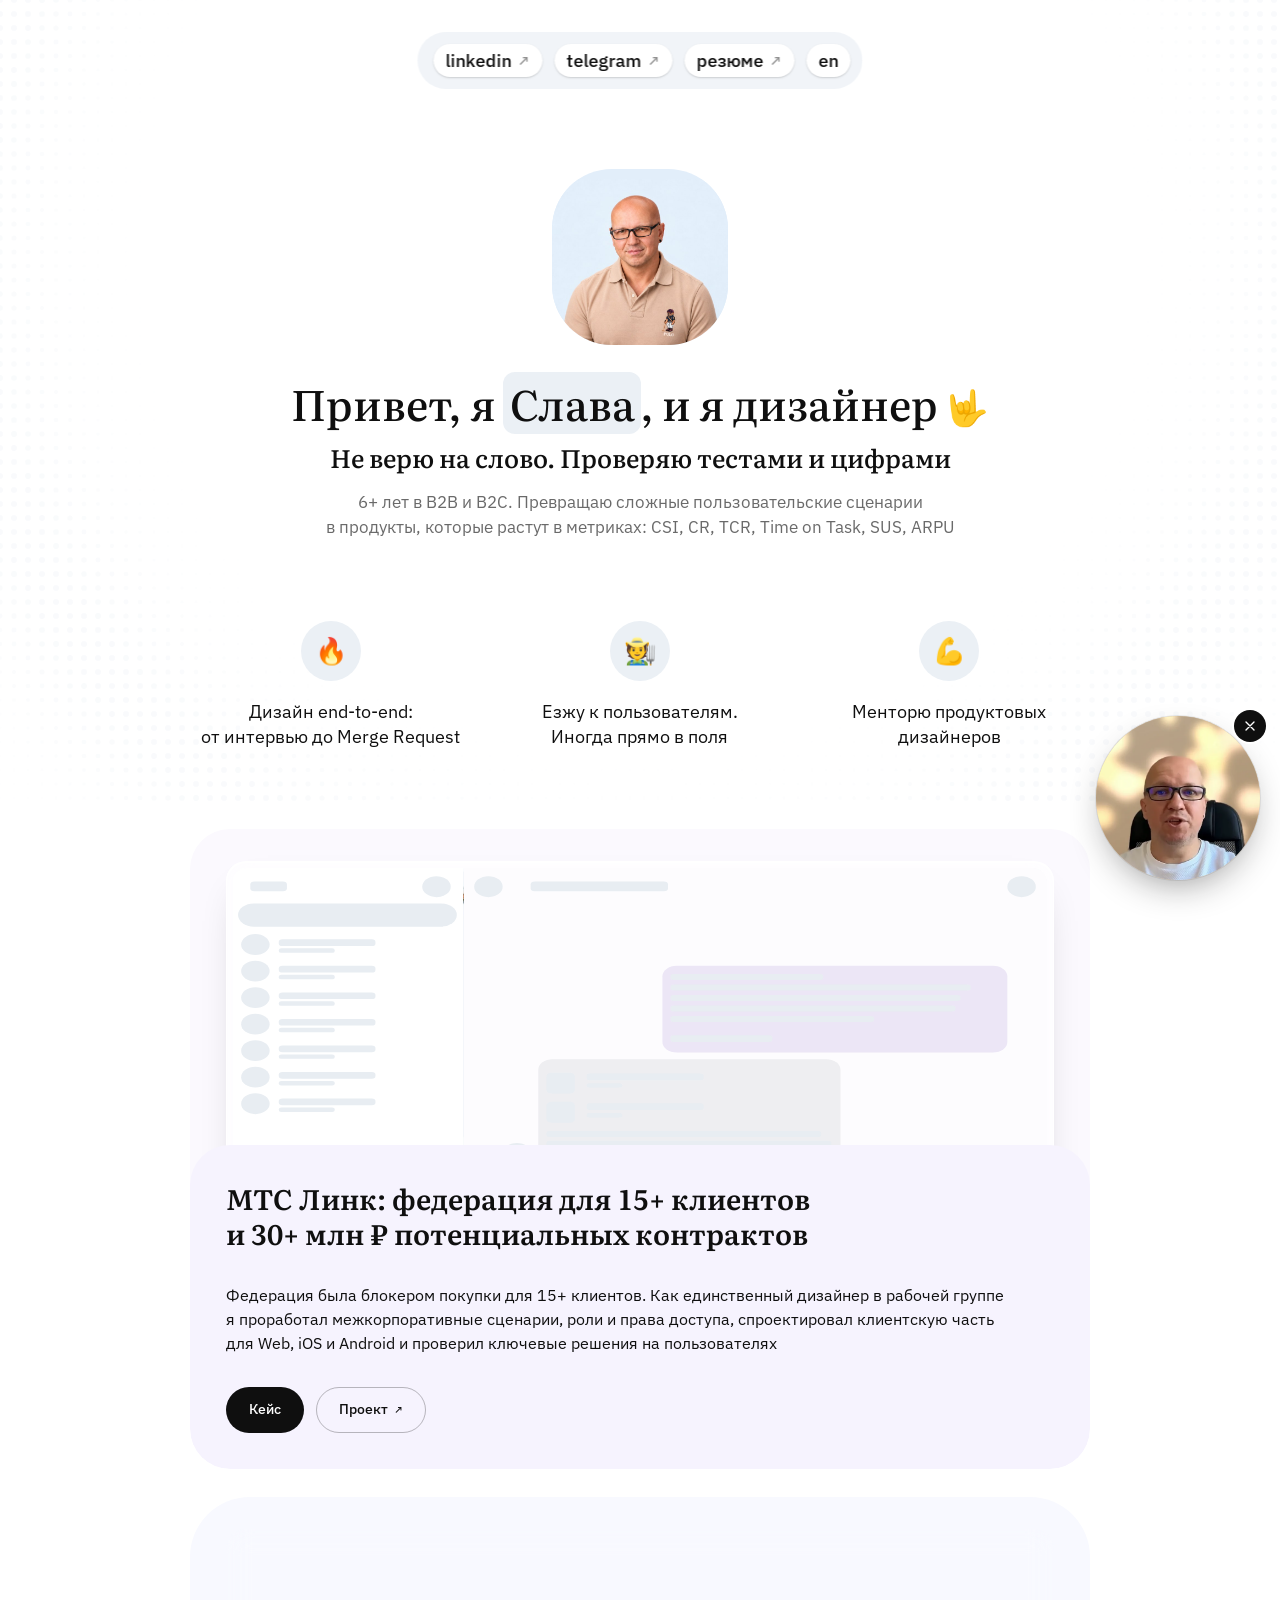
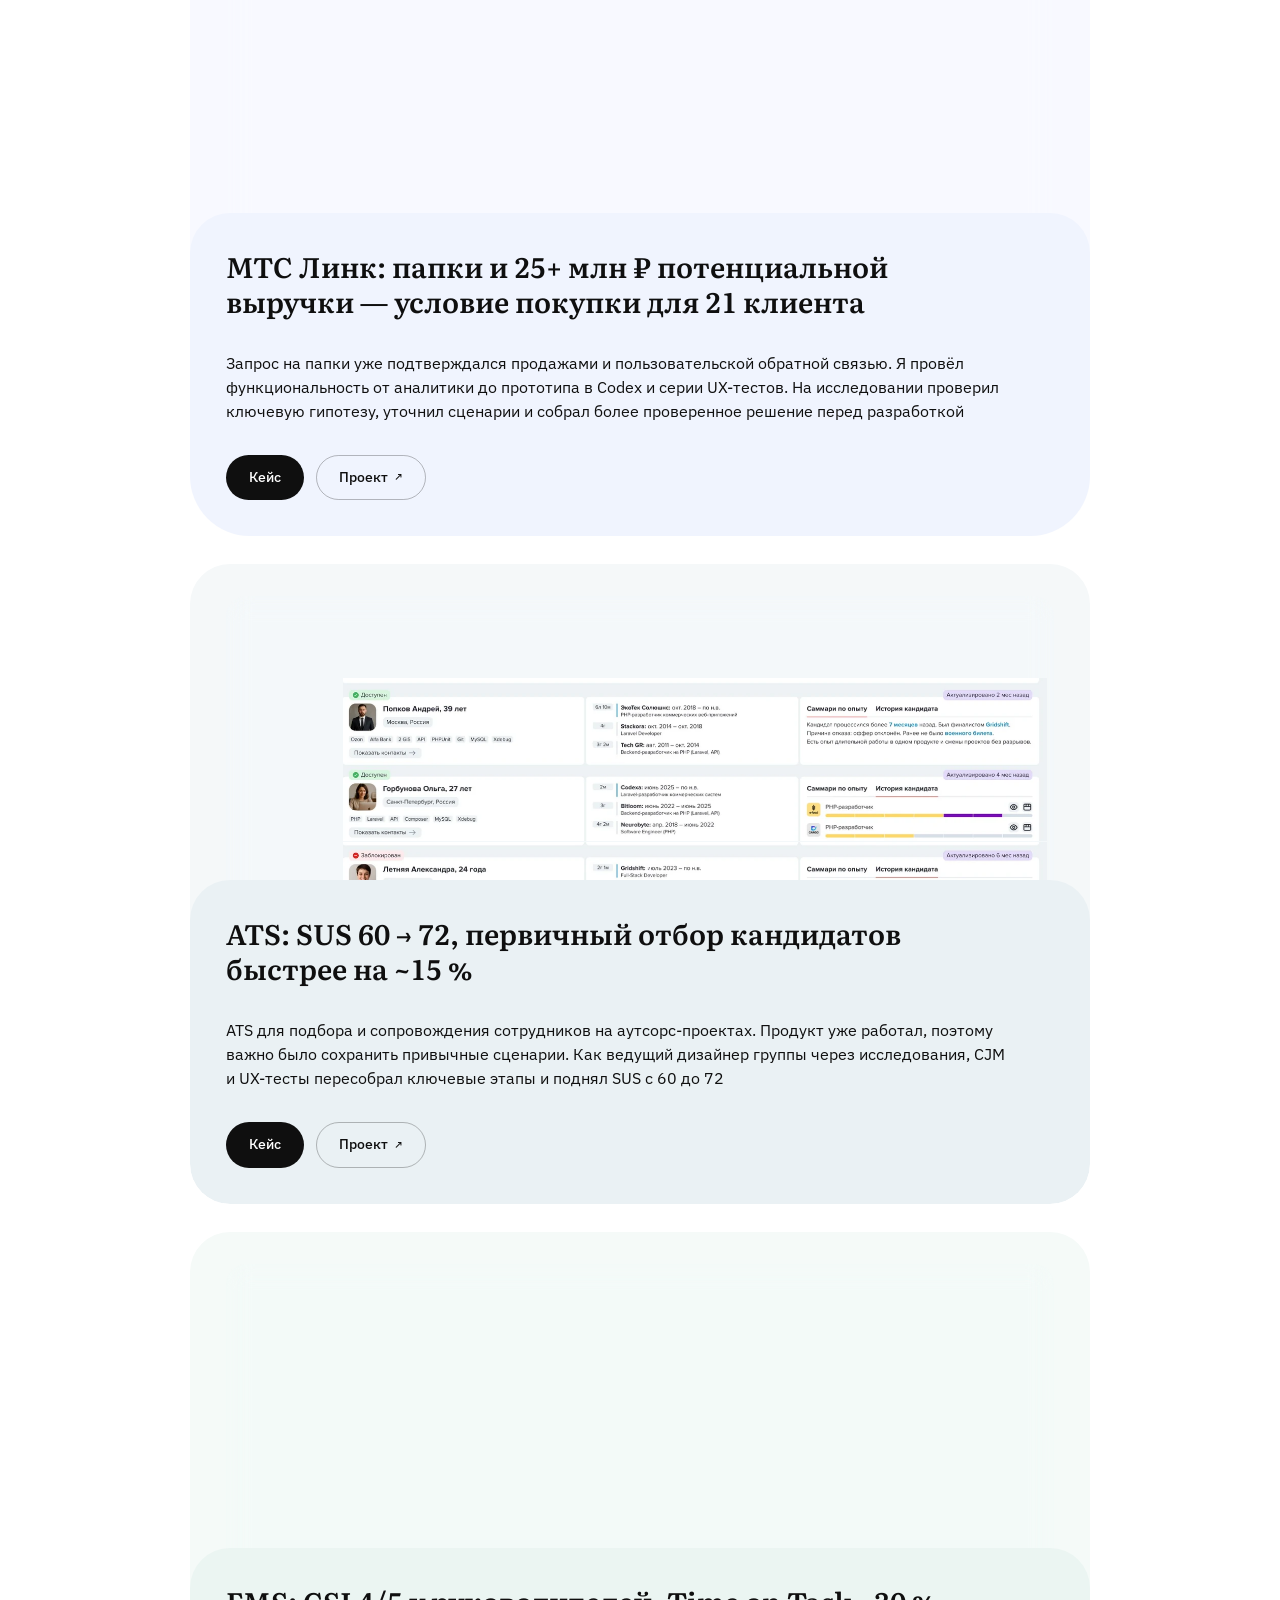
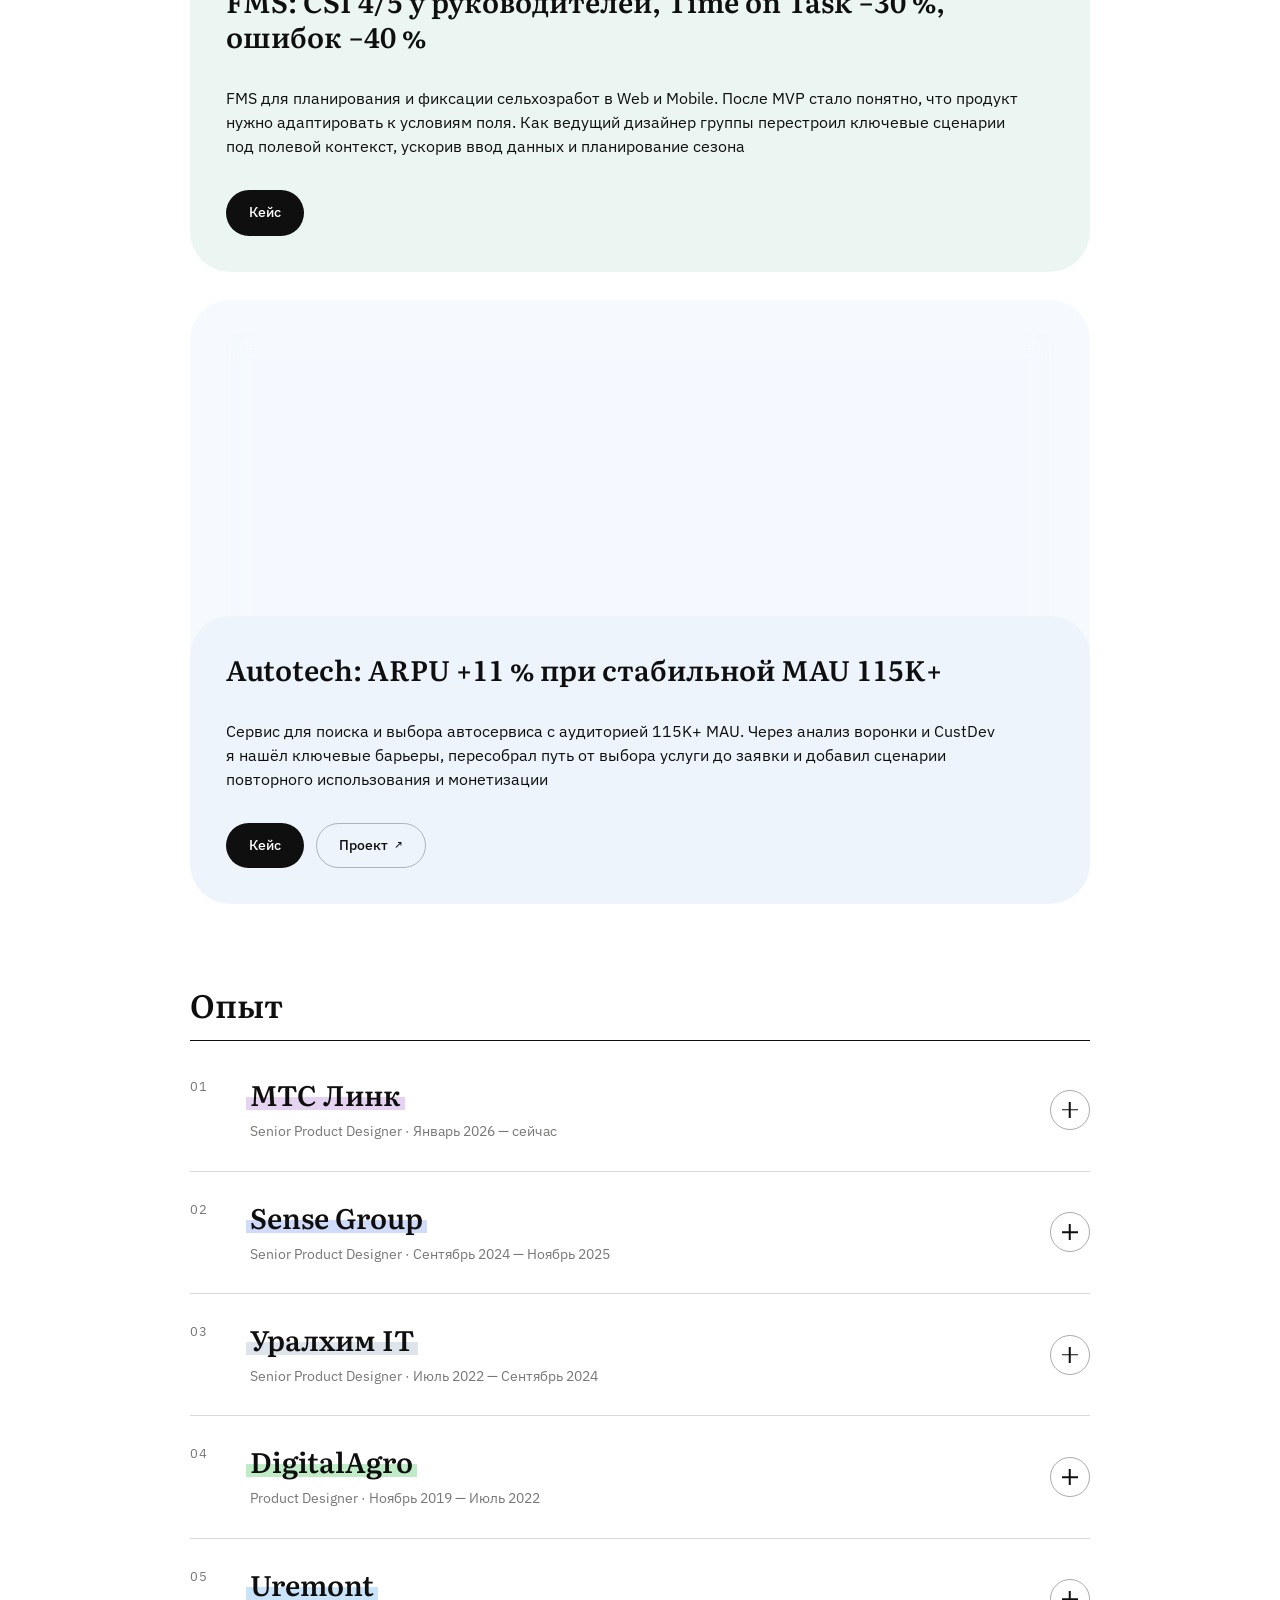
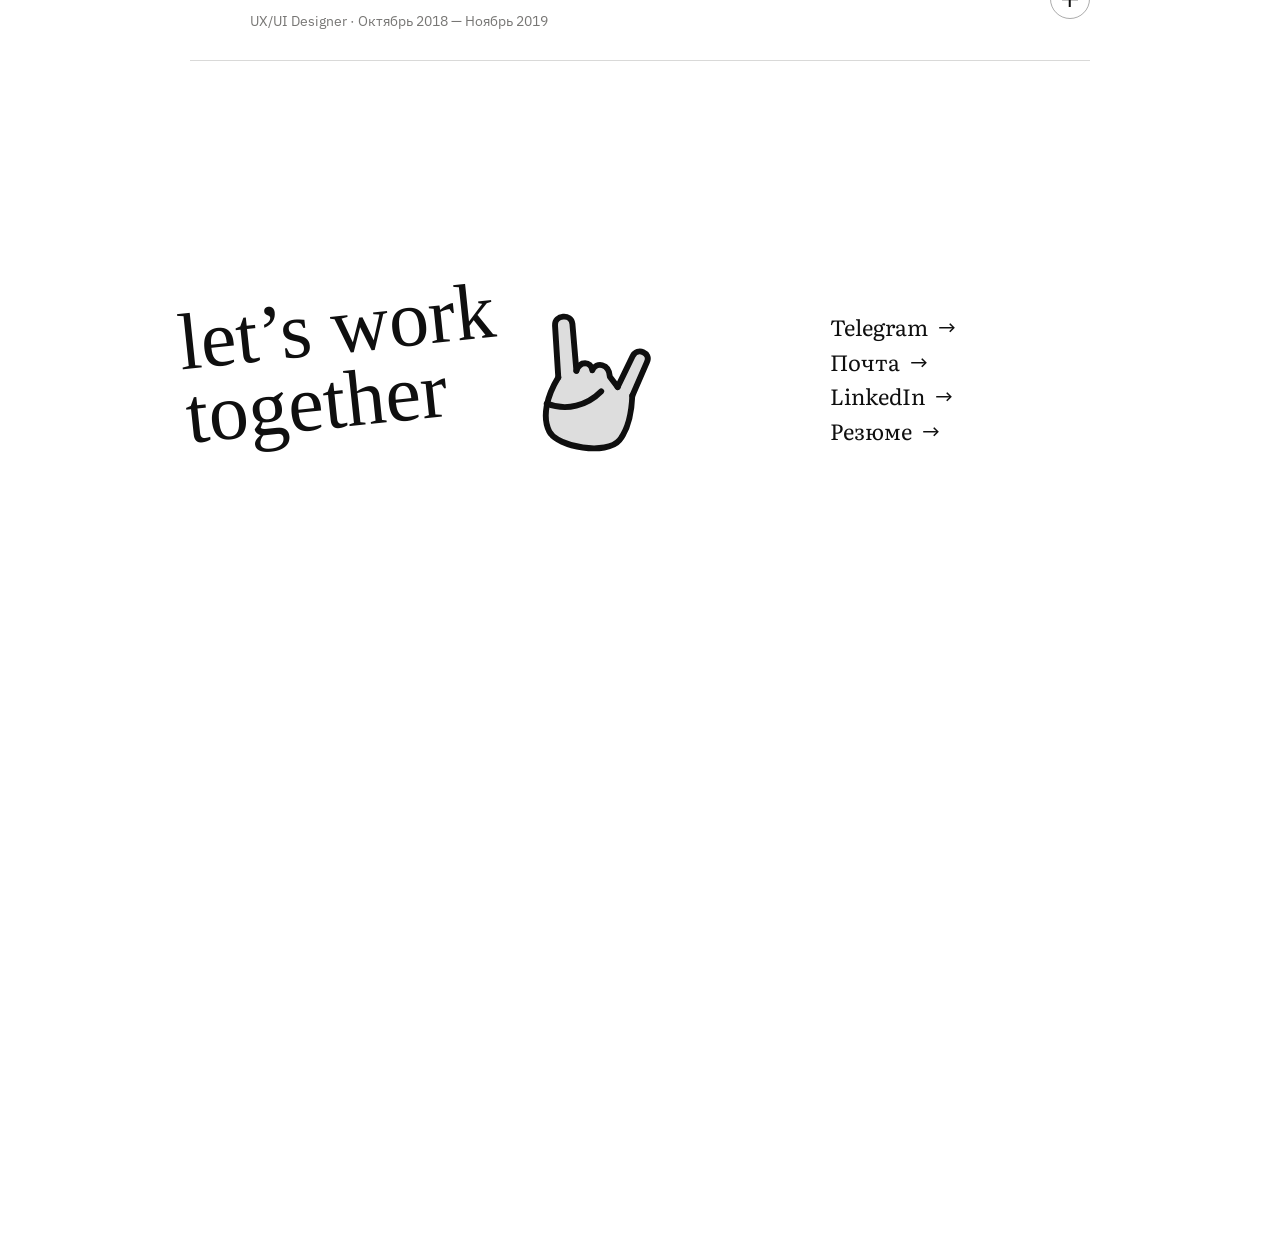
<file: index.html>
<!doctype html>
<html lang="ru" data-variant="b" data-type="1" data-body="3">
<head>
<meta name="robots" content="noindex, nofollow"><!-- временно, на время вычитки; убрать перед запуском на домене -->
<meta charset="utf-8">
<meta name="viewport" content="width=device-width, initial-scale=1">
<meta name="description" content="Вячеслав Соколов — Senior Product Designer. B2B-продукты: корпоративные коммуникации, рекрутинг, полевые сервисы.">
<title>Вячеслав Соколов — Senior Product Designer</title>
<link rel="alternate" hreflang="ru" href="http://vsokolov.com/">
<link rel="alternate" hreflang="en" href="http://vsokolov.com/en/">
<link rel="alternate" hreflang="x-default" href="http://vsokolov.com/">
<link rel="icon" href="assets/favicon/favicon.ico" sizes="48x48">
<link rel="icon" type="image/png" sizes="32x32" href="assets/favicon/favicon-32.png">
<link rel="icon" type="image/png" sizes="192x192" href="assets/favicon/icon-192.png">
<link rel="apple-touch-icon" href="assets/favicon/apple-touch-icon.png">
<meta property="og:type" content="website">
<meta property="og:locale" content="ru_RU">
<meta property="og:site_name" content="Портфолио Вячеслава Соколова">
<meta property="og:url" content="http://vsokolov.com/">
<meta property="og:title" content="Senior Product Designer">
<meta property="og:description" content="6+ лет в B2B и B2C. Превращаю сложные пользовательские сценарии в продукты.">
<link rel="preconnect" href="https://fonts.googleapis.com">
<link rel="preconnect" href="https://fonts.gstatic.com" crossorigin>
<link href="https://fonts.googleapis.com/css2?family=Literata:wght@500;600&family=IBM+Plex+Sans:wght@400;500;600&family=Permanent+Marker&display=swap" rel="stylesheet">
<link rel="stylesheet" href="style.css?v=94">
<script src="site.js?v=100" defer></script>
<script src="intro.js?v=3" defer></script>
</head>
<body>
<svg width="0" height="0" style="position:absolute" aria-hidden="true" focusable="false"><filter id="displace-1" x="-50%" y="-50%" width="200%" height="200%"><feTurbulence type="turbulence" baseFrequency="0.03" numOctaves="3" seed="1" result="turbulence"/><feDisplacementMap in="SourceGraphic" in2="turbulence" scale="1.4" xChannelSelector="R" yChannelSelector="G"/></filter><filter id="displace-2" x="-50%" y="-50%" width="200%" height="200%"><feTurbulence type="turbulence" baseFrequency="0.03" numOctaves="3" seed="2" result="turbulence"/><feDisplacementMap in="SourceGraphic" in2="turbulence" scale="1.4" xChannelSelector="R" yChannelSelector="G"/></filter><filter id="displace-3" x="-50%" y="-50%" width="200%" height="200%"><feTurbulence type="turbulence" baseFrequency="0.03" numOctaves="3" seed="3" result="turbulence"/><feDisplacementMap in="SourceGraphic" in2="turbulence" scale="1.4" xChannelSelector="R" yChannelSelector="G"/></filter><filter id="displace-4" x="-50%" y="-50%" width="200%" height="200%"><feTurbulence type="turbulence" baseFrequency="0.03" numOctaves="3" seed="4" result="turbulence"/><feDisplacementMap in="SourceGraphic" in2="turbulence" scale="1.4" xChannelSelector="R" yChannelSelector="G"/></filter><filter id="displace-5" x="-50%" y="-50%" width="200%" height="200%"><feTurbulence type="turbulence" baseFrequency="0.03" numOctaves="3" seed="5" result="turbulence"/><feDisplacementMap in="SourceGraphic" in2="turbulence" scale="1.4" xChannelSelector="R" yChannelSelector="G"/></filter></svg>
<a class="skip" href="#main">К содержанию</a>

<div class="page-wrapper">
  <!-- сайдбар слева: фото, имя, роль, кнопки -->
  <aside class="sidebar" id="top">
    <div class="sidebar__inner">
      <div class="sidebar__links">
        <a class="pill pill--outline" href="https://www.linkedin.com/in/vycheslav-sokolov/" target="_blank" rel="noopener">LinkedIn<i class="arr">↗</i></a>
        <a class="pill pill--outline" href="https://t.me/Sokolov_k_doske" target="_blank" rel="noopener">Telegram<i class="arr">↗</i></a>
        <a class="pill pill--outline" href="https://drive.google.com/drive/folders/1yA-wTGNDiWYQ2XmveLwB1-y0D-GJOp_q?usp=sharing" target="_blank" rel="noopener">Резюме<i class="arr">↗</i></a>
        <a class="pill pill--outline pill--lang" href="en/" hreflang="en" lang="en" aria-label="English version">EN</a>
      </div>
      <div class="sidebar__photo" id="sidebar-photo"></div>
    </div>
  </aside>

  <main id="main">

  <section class="hero" aria-labelledby="h1">
    <h1 id="h1" class="hero__h"><span class="hero__b">Привет, я <mark class="chip">Слава</mark>, и я дизайнер&nbsp;<span class="hero__emo" aria-hidden="true">🤟</span></span><span class="hero__sub">Не верю на слово. Проверяю тестами и цифрами</span></h1>
    <p class="hero__lead">6+ лет в B2B и B2C. Превращаю сложные пользовательские сценарии в продукты, которые растут в метриках: CSI, CR, TCR, Time on Task, SUS, ARPU</p>
    <ul class="anchors">
      <li><span class="anchors__ico"><span class="anchors__emo" aria-hidden="true">🔥</span></span><span>Дизайн end-to-end: <br>от интервью до Merge Request</span></li>
      <li><span class="anchors__ico"><span class="anchors__emo" aria-hidden="true">🧑‍🌾</span></span><span>Езжу к пользователям. <br>Иногда прямо в поля</span></li>
      <li><span class="anchors__ico"><span class="anchors__emo" aria-hidden="true">💪</span></span><span>Менторю продуктовых <br>дизайнеров</span></li>
    </ul>
  </section>

  <section class="work" id="work" aria-label="Работы">
    <div id="cases"></div>
  </section>

  <section class="xpb" id="xpb" aria-labelledby="xpb-title">
    <div class="work__head"><h2 id="xpb-title">Опыт</h2></div>
    <div class="xpb__grid" id="xpb-grid"></div>
  </section>

  <section class="exp" id="experience" aria-labelledby="exp-title">
    <div class="work__head">
      <h2 id="exp-title">Опыт</h2>
    </div>
    <div class="xp-list" id="xp-list"></div>
    <div class="study">
      <div class="work__head work__head--sub"><h3>Учёба</h3></div>
      <ul class="study__list" id="study-list"></ul>
    </div>
  </section>


  <!-- ===== футер «let's rock»: чёрный на белом → по скроллу заезжает чёрная плашка, надпись инвертируется ===== -->
  <section class="fv fvx fv1" aria-label="Контакты">
    <div class="fvx__run"><div class="fvx__stick"><div class="fvx__layer fvx__layer--light"><div class="fvx__in fvx__in--1"><div class="fv1__art"><p class="rock" aria-hidden="true"><span>let’s work</span><span>together</span></p><svg class="horns" viewBox="0 0 250 290" aria-hidden="true" fill="none" stroke="currentColor" stroke-width="13" stroke-linecap="round" stroke-linejoin="round">
        <path d="M84 160 C76 126 72 92 76 68 C80 44 112 44 114 68 C116 94 118 120 122 140"/>
        <path d="M122 140 C134 128 164 128 172 146"/>
        <path d="M172 146 C178 120 188 94 198 72 C206 54 232 62 228 82 C224 106 212 134 202 168"/>
        <path d="M86 172 C60 178 26 160 12 128 C6 112 26 100 40 112 C58 128 76 148 92 160"/>
        <path d="M84 160 C76 206 90 256 138 262 C184 268 210 224 202 168"/>
      </svg></div><div class="fv1__side"><div class="fv__list"><a class="frow" href="https://t.me/Sokolov_k_doske" target=_blank rel=noopener><span>Telegram</span><i aria-hidden="true">→</i></a><a class="frow" href="mailto:sokolov_vya@mail.ru"><span>Почта</span><i aria-hidden="true">→</i></a><a class="frow" href="https://www.linkedin.com/in/vycheslav-sokolov/" target=_blank rel=noopener><span>LinkedIn</span><i aria-hidden="true">→</i></a><a class="frow" href="https://drive.google.com/drive/folders/1yA-wTGNDiWYQ2XmveLwB1-y0D-GJOp_q?usp=sharing" target=_blank rel=noopener><span>Резюме</span><i aria-hidden="true">→</i></a></div></div></div></div><div class="fvx__layer fvx__layer--dark" aria-hidden="true"><div class="fvx__in fvx__in--1"><div class="fv1__art"><p class="rock" aria-hidden="true"><span>let’s work</span><span>together</span></p><svg class="horns" viewBox="0 0 250 290" aria-hidden="true" fill="none" stroke="currentColor" stroke-width="13" stroke-linecap="round" stroke-linejoin="round">
        <path d="M84 160 C76 126 72 92 76 68 C80 44 112 44 114 68 C116 94 118 120 122 140"/>
        <path d="M122 140 C134 128 164 128 172 146"/>
        <path d="M172 146 C178 120 188 94 198 72 C206 54 232 62 228 82 C224 106 212 134 202 168"/>
        <path d="M86 172 C60 178 26 160 12 128 C6 112 26 100 40 112 C58 128 76 148 92 160"/>
        <path d="M84 160 C76 206 90 256 138 262 C184 268 210 224 202 168"/>
      </svg></div><div class="fv1__side"><div class="fv__list"><a class="frow" href="https://t.me/Sokolov_k_doske" target=_blank rel=noopener tabindex=-1><span>Telegram</span><i aria-hidden="true">→</i></a><a class="frow" href="mailto:sokolov_vya@mail.ru" tabindex=-1><span>Почта</span><i aria-hidden="true">→</i></a><a class="frow" href="https://www.linkedin.com/in/vycheslav-sokolov/" target=_blank rel=noopener tabindex=-1><span>LinkedIn</span><i aria-hidden="true">→</i></a><a class="frow" href="https://drive.google.com/drive/folders/1yA-wTGNDiWYQ2XmveLwB1-y0D-GJOp_q?usp=sharing" target=_blank rel=noopener tabindex=-1><span>Резюме</span><i aria-hidden="true">→</i></a></div></div></div></div></div></div>
  </section>

  </main>
</div>



<div class="sheet" id="sheet" aria-hidden="true">
  <div class="sheet__backdrop" data-close></div>
  <aside class="sheet__dialog" role="dialog" aria-modal="true" aria-labelledby="sheet-title" tabindex="-1">
    <button class="sheet__close" type="button" data-close aria-label="Закрыть кейс">✕</button>
    <div class="sheet__in" id="sheet-in"></div>
  </aside>
</div>
</body>
</html>
</file>
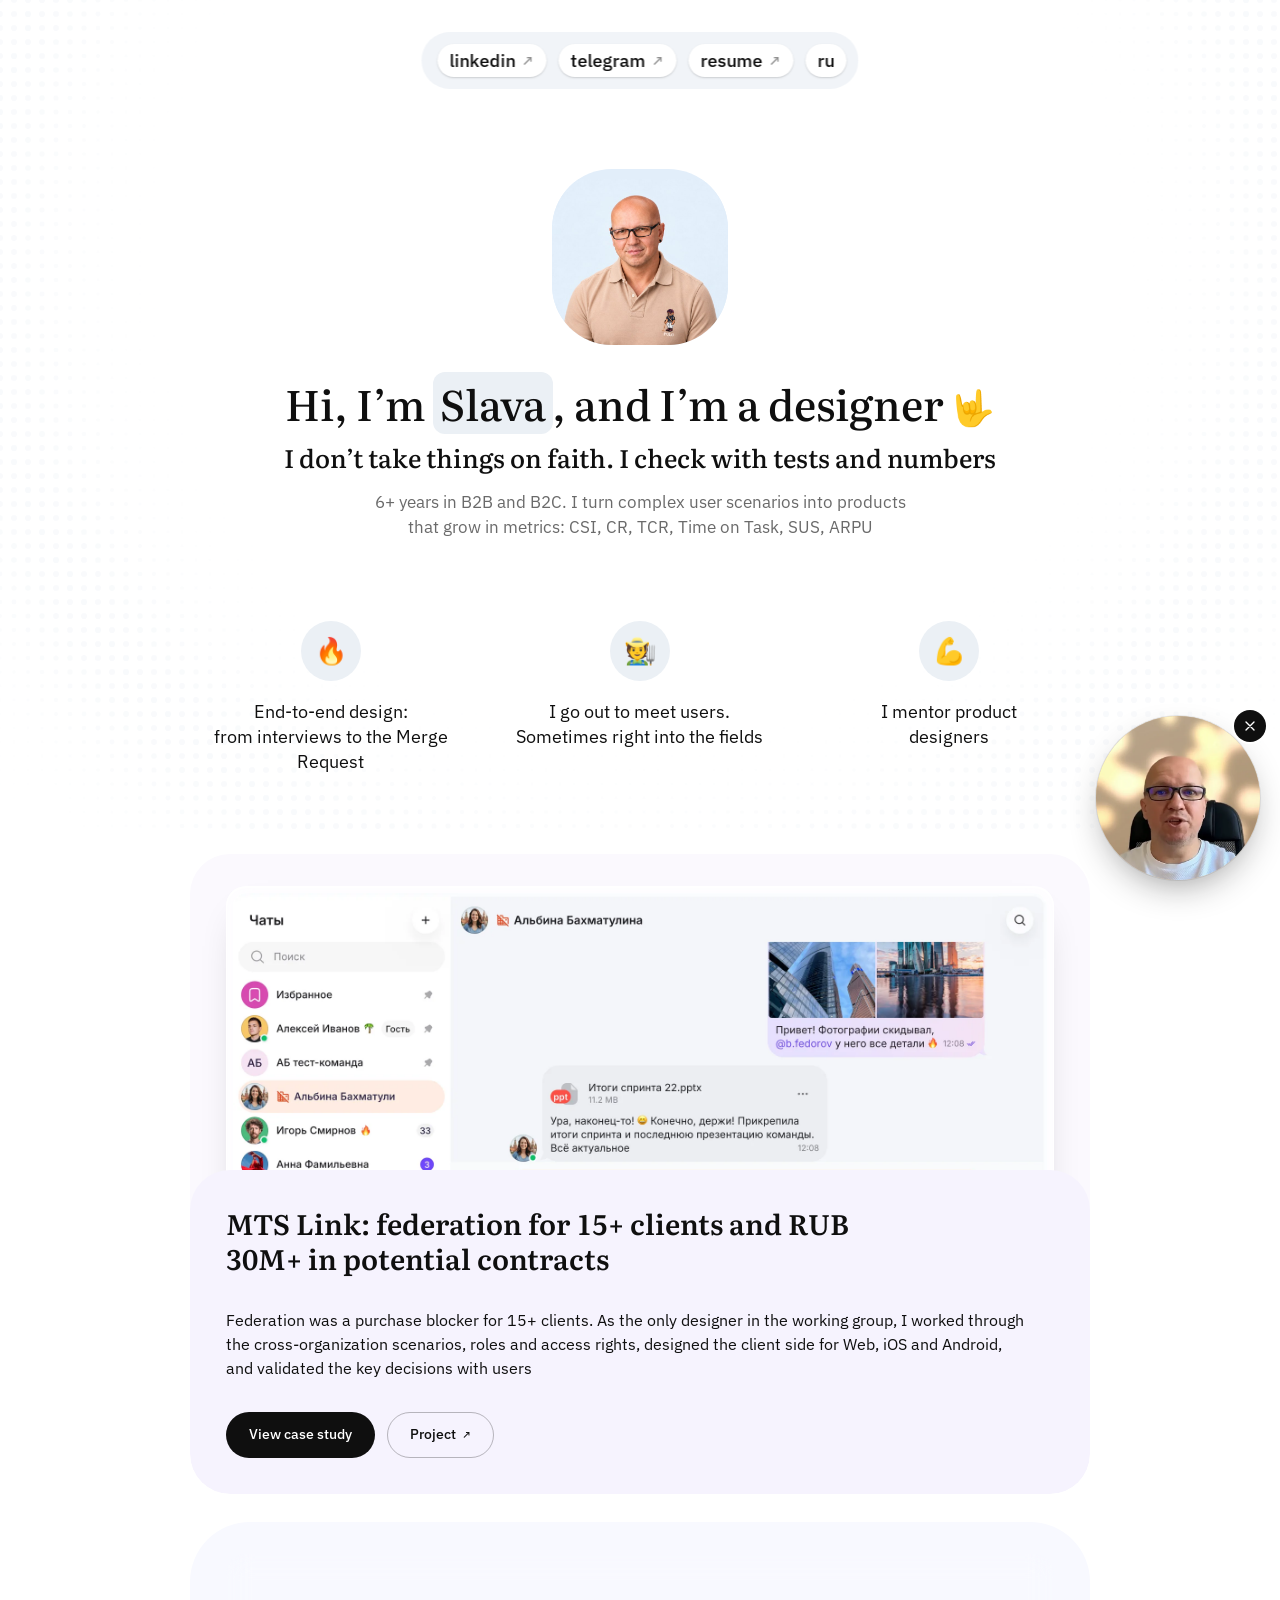
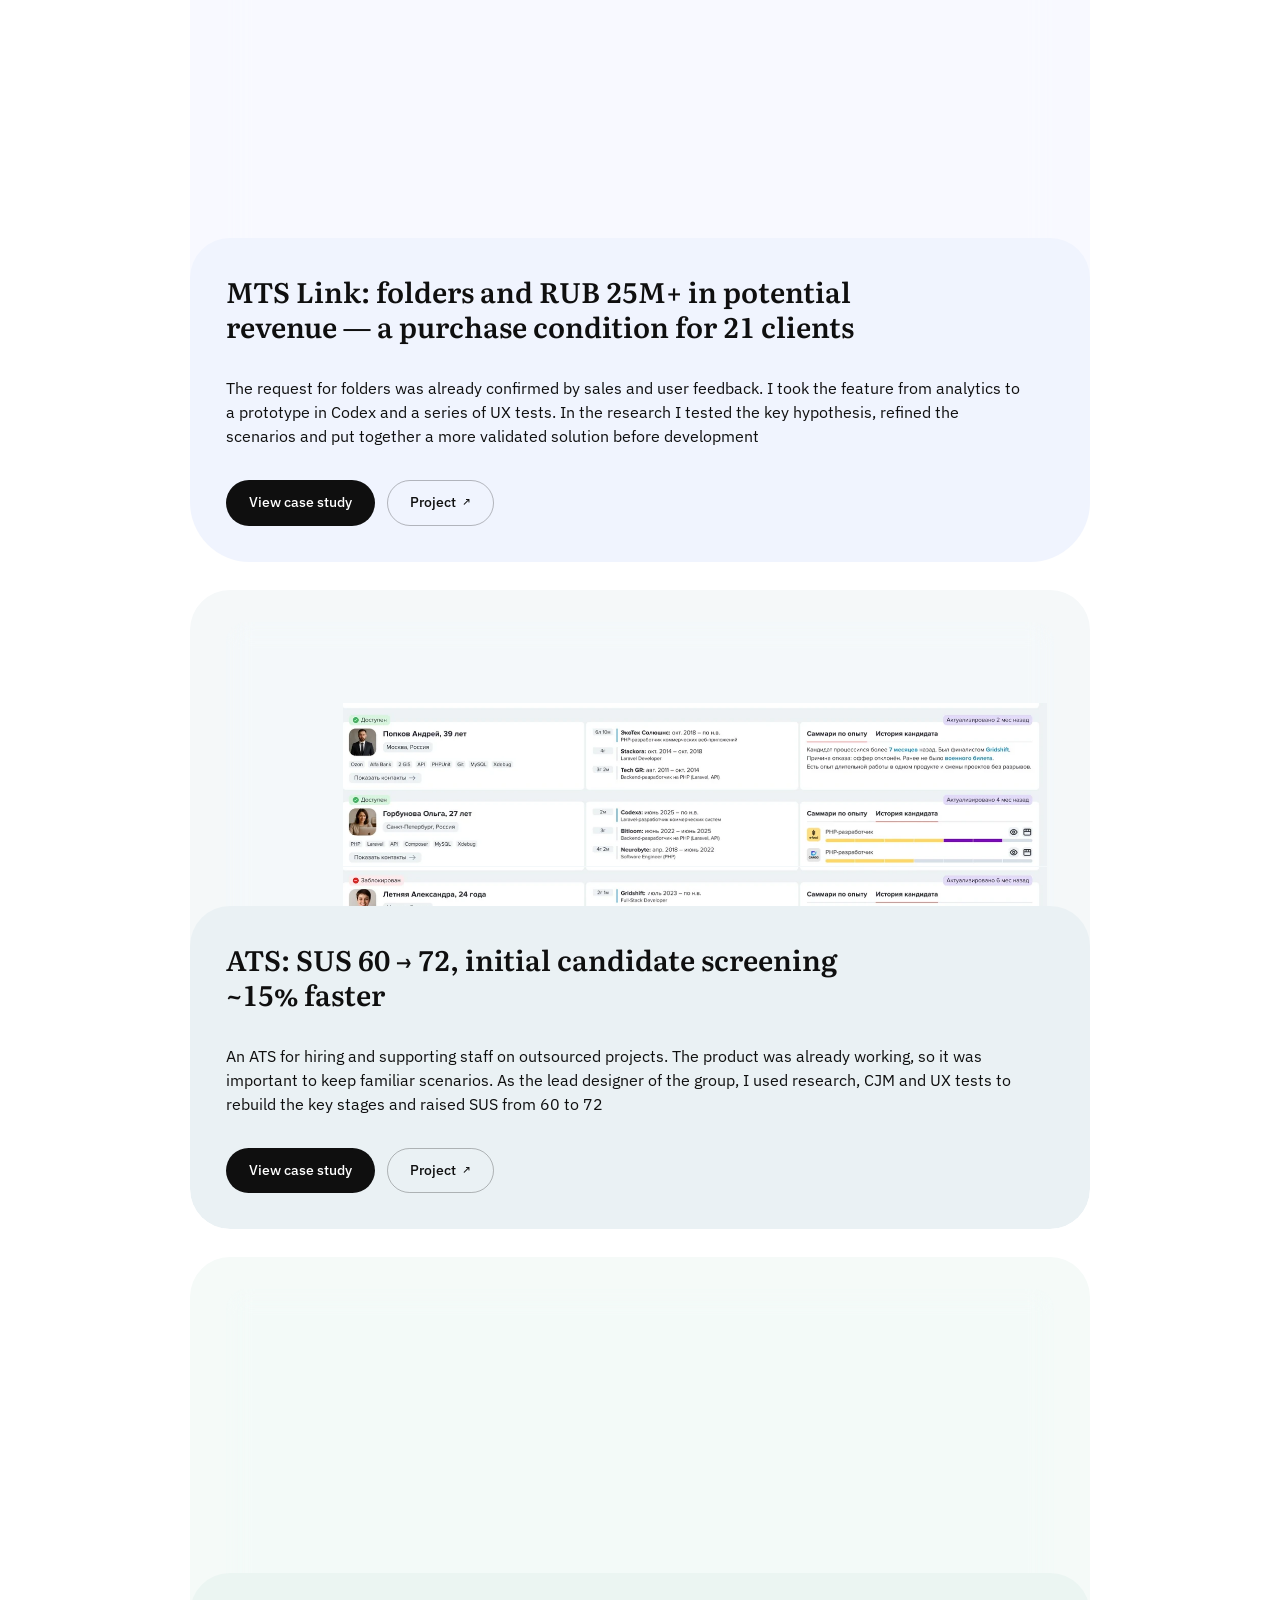
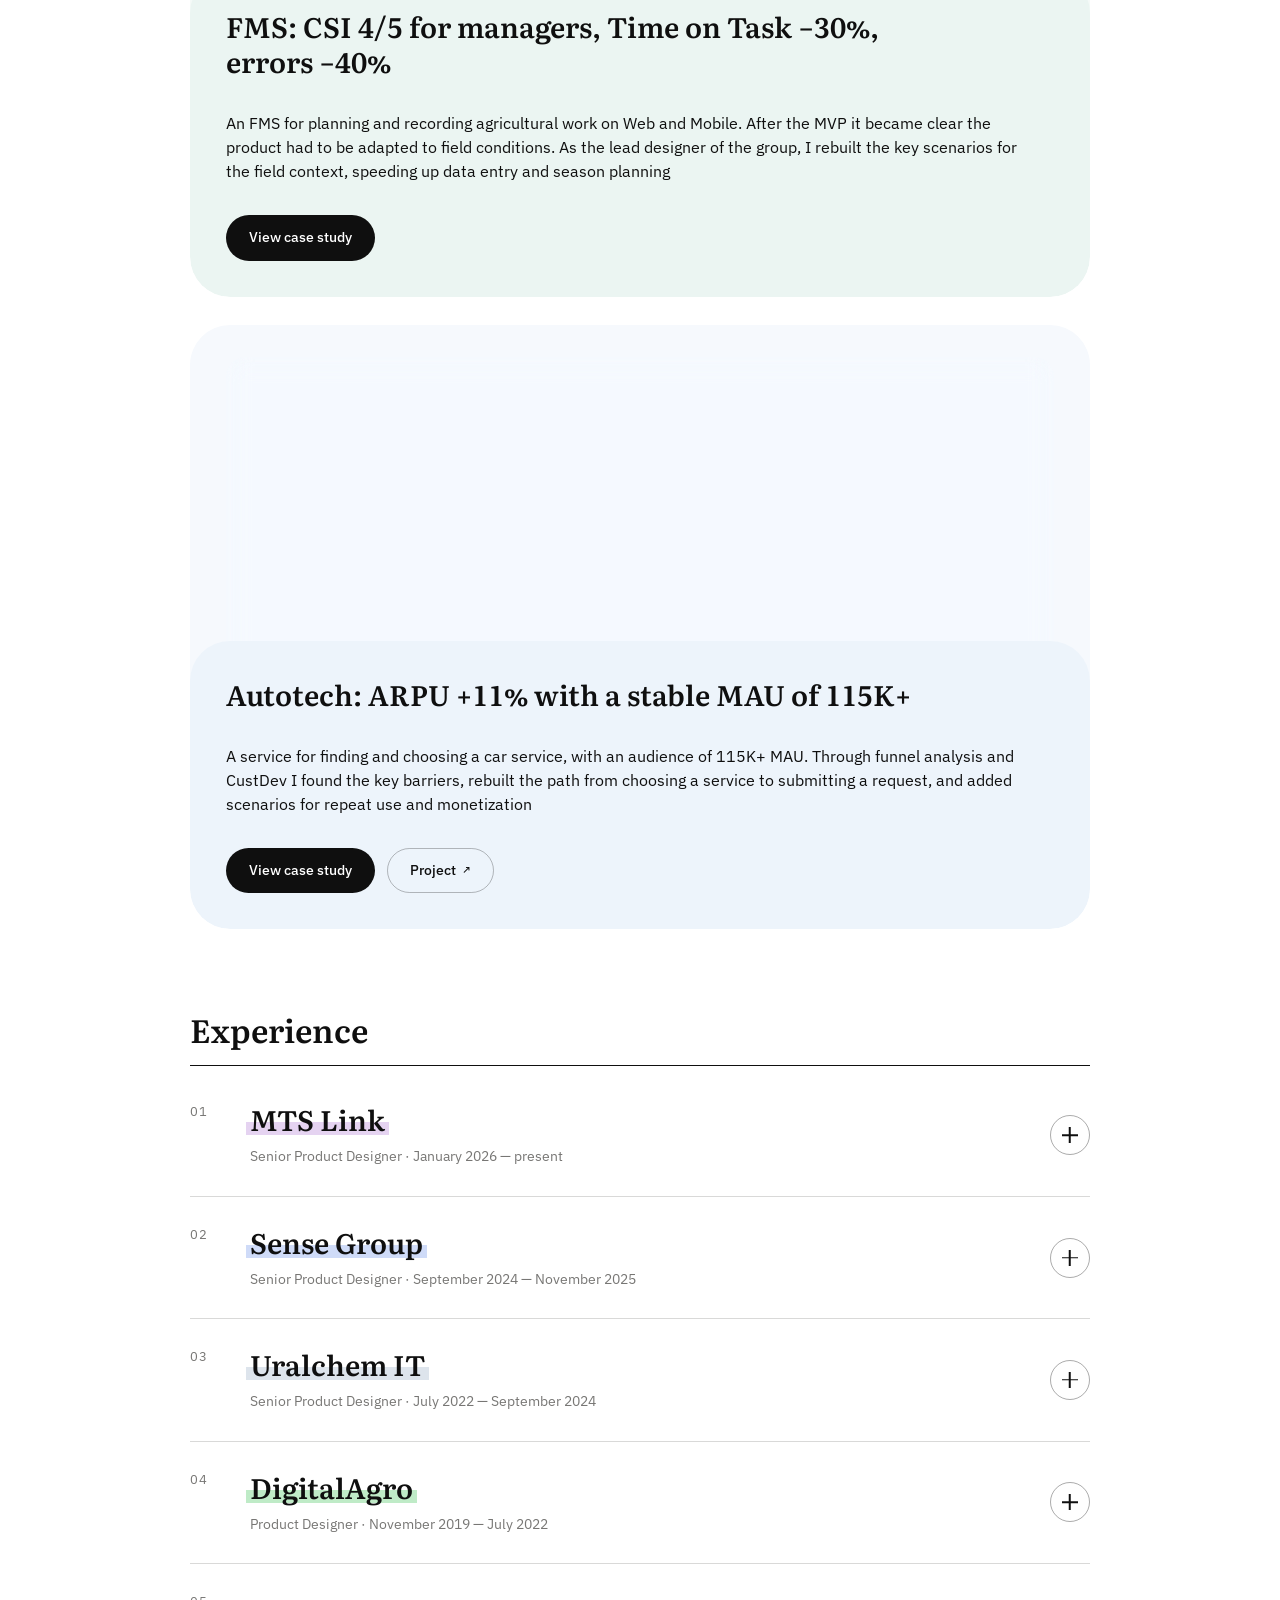
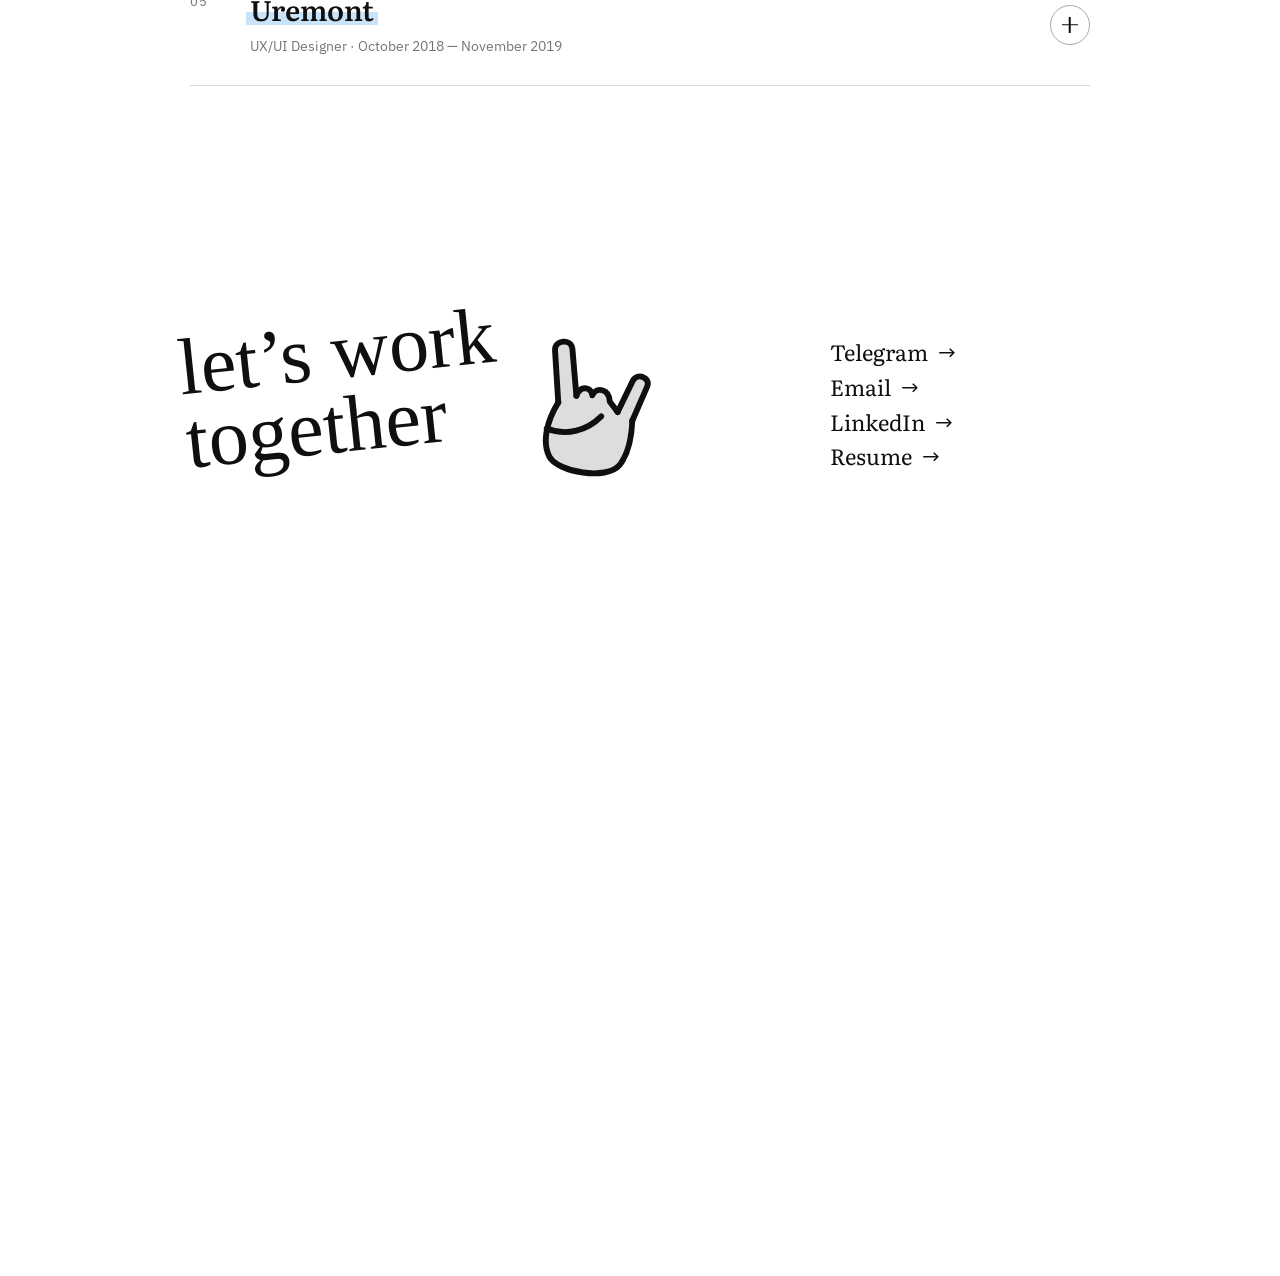
<file: en/index.html>
<!doctype html>
<html lang="en" data-variant="b" data-type="1" data-body="3">
<head>
<meta name="robots" content="noindex, nofollow"><!-- временно, на время вычитки; убрать перед запуском на домене -->
<meta charset="utf-8">
<meta name="viewport" content="width=device-width, initial-scale=1">
<meta name="description" content="Vycheslav Sokolov — Senior Product Designer. B2B products: corporate communications, recruiting, field services.">
<title>Vycheslav Sokolov — Senior Product Designer</title>
<link rel="alternate" hreflang="ru" href="http://vsokolov.com/">
<link rel="alternate" hreflang="en" href="http://vsokolov.com/en/">
<link rel="alternate" hreflang="x-default" href="http://vsokolov.com/">
<link rel="icon" href="../assets/favicon/favicon.ico" sizes="48x48">
<link rel="icon" type="image/png" sizes="32x32" href="../assets/favicon/favicon-32.png">
<link rel="icon" type="image/png" sizes="192x192" href="../assets/favicon/icon-192.png">
<link rel="apple-touch-icon" href="../assets/favicon/apple-touch-icon.png">
<meta property="og:type" content="website">
<meta property="og:locale" content="en_US">
<meta property="og:site_name" content="Vycheslav Sokolov — portfolio">
<meta property="og:url" content="http://vsokolov.com/en/">
<meta property="og:title" content="Senior Product Designer">
<meta property="og:description" content="6+ years in B2B and B2C. I turn complex user scenarios into products.">
<link rel="preconnect" href="https://fonts.googleapis.com">
<link rel="preconnect" href="https://fonts.gstatic.com" crossorigin>
<link href="https://fonts.googleapis.com/css2?family=Literata:wght@500;600&family=IBM+Plex+Sans:wght@400;500;600&family=Permanent+Marker&display=swap" rel="stylesheet">
<link rel="stylesheet" href="../style.css?v=94">
<script src="site.en.js?v=2" defer></script>
<script src="../site.js?v=100" defer></script>
<script src="../intro.js?v=3" defer></script>
</head>
<body>
<svg width="0" height="0" style="position:absolute" aria-hidden="true" focusable="false"><filter id="displace-1" x="-50%" y="-50%" width="200%" height="200%"><feTurbulence type="turbulence" baseFrequency="0.03" numOctaves="3" seed="1" result="turbulence"/><feDisplacementMap in="SourceGraphic" in2="turbulence" scale="1.4" xChannelSelector="R" yChannelSelector="G"/></filter><filter id="displace-2" x="-50%" y="-50%" width="200%" height="200%"><feTurbulence type="turbulence" baseFrequency="0.03" numOctaves="3" seed="2" result="turbulence"/><feDisplacementMap in="SourceGraphic" in2="turbulence" scale="1.4" xChannelSelector="R" yChannelSelector="G"/></filter><filter id="displace-3" x="-50%" y="-50%" width="200%" height="200%"><feTurbulence type="turbulence" baseFrequency="0.03" numOctaves="3" seed="3" result="turbulence"/><feDisplacementMap in="SourceGraphic" in2="turbulence" scale="1.4" xChannelSelector="R" yChannelSelector="G"/></filter><filter id="displace-4" x="-50%" y="-50%" width="200%" height="200%"><feTurbulence type="turbulence" baseFrequency="0.03" numOctaves="3" seed="4" result="turbulence"/><feDisplacementMap in="SourceGraphic" in2="turbulence" scale="1.4" xChannelSelector="R" yChannelSelector="G"/></filter><filter id="displace-5" x="-50%" y="-50%" width="200%" height="200%"><feTurbulence type="turbulence" baseFrequency="0.03" numOctaves="3" seed="5" result="turbulence"/><feDisplacementMap in="SourceGraphic" in2="turbulence" scale="1.4" xChannelSelector="R" yChannelSelector="G"/></filter></svg>
<a class="skip" href="#main">Skip to content</a>

<div class="page-wrapper">
  <!-- сайдбар слева: фото, имя, роль, кнопки -->
  <aside class="sidebar" id="top">
    <div class="sidebar__inner">
      <div class="sidebar__links">
        <a class="pill pill--outline" href="https://www.linkedin.com/in/vycheslav-sokolov/" target="_blank" rel="noopener">LinkedIn<i class="arr">↗</i></a>
        <a class="pill pill--outline" href="https://t.me/Sokolov_k_doske" target="_blank" rel="noopener">Telegram<i class="arr">↗</i></a>
        <a class="pill pill--outline" href="https://drive.google.com/drive/folders/1yA-wTGNDiWYQ2XmveLwB1-y0D-GJOp_q?usp=sharing" target="_blank" rel="noopener">Resume<i class="arr">↗</i></a>
        <a class="pill pill--outline pill--lang" href="../" hreflang="ru" lang="ru" aria-label="Русская версия">RU</a>
      </div>
      <div class="sidebar__photo" id="sidebar-photo"></div>
    </div>
  </aside>

  <main id="main">

  <section class="hero" aria-labelledby="h1">
    <h1 id="h1" class="hero__h"><span class="hero__b">Hi, I’m <mark class="chip">Slava</mark>, and I’m a designer&nbsp;<span class="hero__emo" aria-hidden="true">🤟</span></span><span class="hero__sub">I don’t take things on faith. I check with tests and numbers</span></h1>
    <p class="hero__lead">6+ years in B2B and B2C. I turn complex user scenarios into products that grow in metrics: CSI, CR, TCR, Time on Task, SUS, ARPU</p>
    <ul class="anchors">
      <li><span class="anchors__ico"><span class="anchors__emo" aria-hidden="true">🔥</span></span><span>End-to-end design: <br>from interviews to the Merge Request</span></li>
      <li><span class="anchors__ico"><span class="anchors__emo" aria-hidden="true">🧑‍🌾</span></span><span>I go out to meet users. <br>Sometimes right into the fields</span></li>
      <li><span class="anchors__ico"><span class="anchors__emo" aria-hidden="true">💪</span></span><span>I mentor product <br>designers</span></li>
    </ul>
  </section>

  <section class="work" id="work" aria-label="Work">
    <div id="cases"></div>
  </section>

  <section class="xpb" id="xpb" aria-labelledby="xpb-title">
    <div class="work__head"><h2 id="xpb-title">Experience</h2></div>
    <div class="xpb__grid" id="xpb-grid"></div>
  </section>

  <section class="exp" id="experience" aria-labelledby="exp-title">
    <div class="work__head">
      <h2 id="exp-title">Experience</h2>
    </div>
    <div class="xp-list" id="xp-list"></div>
    <div class="study">
      <div class="work__head work__head--sub"><h3>Education</h3></div>
      <ul class="study__list" id="study-list"></ul>
    </div>
  </section>


  <!-- ===== футер «let's rock»: чёрный на белом → по скроллу заезжает чёрная плашка, надпись инвертируется ===== -->
  <section class="fv fvx fv1" aria-label="Contact">
    <div class="fvx__run"><div class="fvx__stick"><div class="fvx__layer fvx__layer--light"><div class="fvx__in fvx__in--1"><div class="fv1__art"><p class="rock" aria-hidden="true"><span>let’s work</span><span>together</span></p><svg class="horns" viewBox="0 0 250 290" aria-hidden="true" fill="none" stroke="currentColor" stroke-width="13" stroke-linecap="round" stroke-linejoin="round">
        <path d="M84 160 C76 126 72 92 76 68 C80 44 112 44 114 68 C116 94 118 120 122 140"/>
        <path d="M122 140 C134 128 164 128 172 146"/>
        <path d="M172 146 C178 120 188 94 198 72 C206 54 232 62 228 82 C224 106 212 134 202 168"/>
        <path d="M86 172 C60 178 26 160 12 128 C6 112 26 100 40 112 C58 128 76 148 92 160"/>
        <path d="M84 160 C76 206 90 256 138 262 C184 268 210 224 202 168"/>
      </svg></div><div class="fv1__side"><div class="fv__list"><a class="frow" href="https://t.me/Sokolov_k_doske" target=_blank rel=noopener><span>Telegram</span><i aria-hidden="true">→</i></a><a class="frow" href="mailto:sokolov_vya@mail.ru"><span>Email</span><i aria-hidden="true">→</i></a><a class="frow" href="https://www.linkedin.com/in/vycheslav-sokolov/" target=_blank rel=noopener><span>LinkedIn</span><i aria-hidden="true">→</i></a><a class="frow" href="https://drive.google.com/drive/folders/1yA-wTGNDiWYQ2XmveLwB1-y0D-GJOp_q?usp=sharing" target=_blank rel=noopener><span>Resume</span><i aria-hidden="true">→</i></a></div></div></div></div><div class="fvx__layer fvx__layer--dark" aria-hidden="true"><div class="fvx__in fvx__in--1"><div class="fv1__art"><p class="rock" aria-hidden="true"><span>let’s work</span><span>together</span></p><svg class="horns" viewBox="0 0 250 290" aria-hidden="true" fill="none" stroke="currentColor" stroke-width="13" stroke-linecap="round" stroke-linejoin="round">
        <path d="M84 160 C76 126 72 92 76 68 C80 44 112 44 114 68 C116 94 118 120 122 140"/>
        <path d="M122 140 C134 128 164 128 172 146"/>
        <path d="M172 146 C178 120 188 94 198 72 C206 54 232 62 228 82 C224 106 212 134 202 168"/>
        <path d="M86 172 C60 178 26 160 12 128 C6 112 26 100 40 112 C58 128 76 148 92 160"/>
        <path d="M84 160 C76 206 90 256 138 262 C184 268 210 224 202 168"/>
      </svg></div><div class="fv1__side"><div class="fv__list"><a class="frow" href="https://t.me/Sokolov_k_doske" target=_blank rel=noopener tabindex=-1><span>Telegram</span><i aria-hidden="true">→</i></a><a class="frow" href="mailto:sokolov_vya@mail.ru" tabindex=-1><span>Email</span><i aria-hidden="true">→</i></a><a class="frow" href="https://www.linkedin.com/in/vycheslav-sokolov/" target=_blank rel=noopener tabindex=-1><span>LinkedIn</span><i aria-hidden="true">→</i></a><a class="frow" href="https://drive.google.com/drive/folders/1yA-wTGNDiWYQ2XmveLwB1-y0D-GJOp_q?usp=sharing" target=_blank rel=noopener tabindex=-1><span>Resume</span><i aria-hidden="true">→</i></a></div></div></div></div></div></div>
  </section>

  </main>
</div>



<div class="sheet" id="sheet" aria-hidden="true">
  <div class="sheet__backdrop" data-close></div>
  <aside class="sheet__dialog" role="dialog" aria-modal="true" aria-labelledby="sheet-title" tabindex="-1">
    <button class="sheet__close" type="button" data-close aria-label="Close case study">✕</button>
    <div class="sheet__in" id="sheet-in"></div>
  </aside>
</div>
</body>
</html>
</file>
<file: style.css>
/* ==========================================================
   Ink / Paper · karalevich.com composition × n.belov.design cards
   Фиксированная сборка под 1920 — без адаптива.
   Референсы:
   — karalevich.com: угловая навигация, центрированное вступление,
     нарратив-заголовок + таблица фактов перед сценой со скринами.
   — n.belov.design/ru: карточка кейса = плашка с центрированной
     маркой бренда, короткий текст, две пилюли-кнопки.
   ========================================================== */
:root{
  --paper:#FFFFFF; --paper-2:#F4F3F0;
  --ink:#15130F; --ink-70:rgba(21,19,15,.72); --ink-55:rgba(21,19,15,.58); --ink-30:rgba(21,19,15,.32);
  --rule:rgba(21,19,15,.16); --rule-soft:rgba(21,19,15,.10);
  --signal:#C2412A;
  --tone-ink:#15130F; --tone-blue:#1B3050; --tone-clay:#9A4426; --tone-sage:#2E4B3B;

  --canvas:1920px;
  --container:900px;  /* B: единая ширина контента; ничто не выходит за неё */
  --gutter:28px;      /* B: отступ внутри карточки = зазор между карточками */
  --col:800px;     /* ЕДИНАЯ колонка: хиро, заголовки, карточки, опыт, контакты — всё по ней */
  --gap:22px;
  --r:40px;        /* радиус карточки */
  --r-in:18px;     /* вложенный радиус = --r минус отступ кадра (40−22) */
  --media-h:300px; /* высота медиа-контейнера в карточке */
  --media-pad:22px;

  --f-display:"Unbounded","Golos Text",sans-serif;
  --f-body:"Golos Text","Inter","Helvetica Neue",Arial,sans-serif;
}
*{box-sizing:border-box}
html{scroll-behavior:smooth;scroll-padding-top:40px}
body{
  margin:0;min-width:var(--canvas);width:var(--canvas);margin-inline:auto;
  background:var(--paper);color:var(--ink);font-family:var(--f-body);
  font-size:16px;line-height:1.6;letter-spacing:0;font-variant-numeric:tabular-nums;
  -webkit-font-smoothing:antialiased;
}
/* двухколоночная верстка: сайдбар слева, контент справа */
/* внешний отступ = --edge со всех сторон страницы; он же отступ плашки от верха/низа экрана */
.page-wrapper{--edge:30px;display:grid;grid-template-columns:300px 1fr;gap:60px;padding:var(--edge);min-height:100vh}
body.is-locked{overflow:hidden}
a{color:inherit;text-decoration:none}
h1,h2,h3,h4,p,ul,ol,li,dl,dd,dt,figure,figcaption,button{margin:0;padding:0}
ul,ol{list-style:none}
button{font:inherit;color:inherit;background:none;border:0;cursor:pointer}
img{display:block;max-width:100%}
:focus-visible{outline:2px solid var(--signal);outline-offset:3px}
.skip{position:absolute;left:12px;top:-60px;z-index:200;background:var(--ink);color:var(--paper);padding:10px 16px;font-size:14px}
.skip:focus{top:12px}
.meta{font-size:11px;letter-spacing:.14em;text-transform:uppercase;font-weight:600;color:var(--ink-55)}

/* ================= SIDEBAR (слева: фото, имя, роль, кнопки) ================= */
.sidebar{
  /* плашка закреплена и всегда равна высоте экрана минус внешние отступы сверху/снизу */
  position:sticky;top:var(--edge);align-self:start;
  height:calc(100vh - var(--edge)*2);
  background:#F7F7F7;border-radius:var(--r);
  padding:32px;overflow-y:auto;scrollbar-width:none;
}
.sidebar::-webkit-scrollbar{display:none}
/* внутренний отступ 32px со всех сторон; верх — фото/имя/био, низ — кнопки прибиты к нижнему краю */
.sidebar__inner{display:flex;flex-direction:column;align-items:center;text-align:center;min-height:100%}
.sidebar__photo{
  width:160px;height:160px;margin-bottom:28px;
  background:var(--paper-2);border-radius:50%;
  display:flex;align-items:center;justify-content:center;
  font-size:12px;color:var(--ink-55);flex:none;
}

/* ссылки и подпись нужны только варианту B */
.sidebar__links,.hero__b,.hero__lead,.anchors,.arr,.kcard__panel--b{display:none}

/* ================= ПЕРЕКЛЮЧАТЕЛЬ ВАРИАНТОВ ================= */

/* ================= PILLS (n.belov-style buttons) ================= */
.pill{display:inline-flex;align-items:center;gap:7px;border-radius:999px;padding:11px 22px;font-size:13.5px;font-weight:500;border:1px solid transparent;transition:background .2s,color .2s,border-color .2s}
.pill--solid{background:var(--paper);color:var(--ink)}
.pill--solid:hover{background:var(--ink);color:var(--paper)}
.pill--line{border-color:rgba(247,245,240,.4);color:var(--paper)}
.pill--line:hover{background:var(--paper);color:var(--ink);border-color:var(--paper)}
/* тёмные пилюли — для карточек на светлой подложке */
.pill--dark{background:var(--ink);color:var(--paper)}
.pill--dark:hover{background:transparent;color:var(--ink);border-color:var(--ink)}
.pill--outline{border-color:var(--rule);color:var(--ink)}
.pill--outline:hover{background:var(--ink);color:var(--paper);border-color:var(--ink)}

/* ================= HERO (центрированное вступление) ================= */
.hero{max-width:var(--col);margin-inline:auto;padding:80px 0 100px;text-align:center}
.hero__eyebrow{display:block}
.hero__h{margin-top:26px;font-family:var(--f-display);font-size:38px;line-height:1.22;letter-spacing:0;font-weight:600;text-wrap:balance;max-width:45ch;margin-inline:auto}
.hero__h em{font-style:normal;color:var(--ink-30)}

/* ================= WORK ================= */
.work{max-width:var(--col);margin-inline:auto;padding:60px 0 0}
.work__head{display:flex;align-items:baseline;justify-content:space-between;gap:20px;padding-bottom:16px;border-bottom:1px solid var(--ink)}
.work__head h2{font-family:var(--f-display);font-size:30px;letter-spacing:0;font-weight:600}
.work__head--sub{padding-bottom:14px;margin-top:0}
.work__head h3{font-family:var(--f-display);font-size:20px;letter-spacing:0;font-weight:600}

/* ---- case card: единая карточка в духе n.belov — медиа сверху, панель с фактами снизу ---- */
.case{max-width:var(--col);margin-inline:auto;padding-top:96px}

.kcard{
  --tone:var(--tone-ink);--on:#F7F5F0;--on-2:rgba(247,245,240,.62);--on-3:rgba(247,245,240,.22);
  display:block;width:100%;border-radius:var(--r);overflow:hidden;
  box-shadow:0 1px 0 var(--rule-soft);
}
.kcard[data-tone="blue"]{--tone:var(--tone-blue)}
.kcard[data-tone="clay"]{--tone:var(--tone-clay)}
.kcard[data-tone="sage"]{--tone:var(--tone-sage)}

/* сцена фиксированной высоты 300px; кадр внутри центрируется и живёт по высоте,
   ширина — производная от пропорций картинки, на всю ширину не тянется */
.kcard__media{position:relative;height:var(--media-h);padding:var(--media-pad);background:var(--paper-2);display:flex;align-items:center;justify-content:center;overflow:hidden}
.kcard__media img{position:static;width:auto;height:100%;max-width:100%;object-fit:contain;border-radius:var(--r-in);box-shadow:0 18px 40px -22px rgba(21,19,15,.38)}
.kcard__ghost{font-family:var(--f-display);font-weight:700;font-size:140px;letter-spacing:0;color:var(--tone);opacity:.16;line-height:1;user-select:none}

.kcard__panel{background:var(--tone);color:var(--on);padding:52px 64px 56px}
.kcard__eyebrow{color:var(--on-2)}
.kcard__title{margin-top:16px;font-family:var(--f-display);font-size:30px;line-height:1.18;letter-spacing:0;font-weight:600;max-width:34ch}
.kcard__facts{margin-top:30px;border-top:1px solid var(--on-3)}
.kcard__facts div{display:grid;grid-template-columns:168px minmax(0,1fr);gap:18px;padding:14px 0;border-bottom:1px solid var(--on-3);font-size:14.5px}
.kcard__facts dt{color:var(--on-2)}
.kcard__facts dd{font-weight:500}
.kcard__btns{margin-top:20px;display:flex;gap:12px}

/* ---- variant: лёгкая тональность — бледная подложка в цвете кейса, тёмный текст ---- */
.kcard--light{border:1px solid color-mix(in srgb, var(--tone) 26%, white)}
.kcard--light .kcard__media{background:color-mix(in srgb, var(--tone) 9%, white)}
.kcard--light .kcard__ghost{color:var(--tone);opacity:.28}
.kcard--light .kcard__panel{background:color-mix(in srgb, var(--tone) 7%, white);color:var(--ink)}
.kcard--light .kcard__eyebrow{color:var(--ink-55)}
.kcard--light .kcard__facts{border-top-color:color-mix(in srgb, var(--tone) 30%, white)}
.kcard--light .kcard__facts div{border-bottom-color:color-mix(in srgb, var(--tone) 22%, white)}
.kcard--light .kcard__facts dt{color:var(--ink-55)}
.kcard--light .kcard__facts dd{color:var(--ink)}

/* ---- variant: серая подложка — изображение в рамке внутри, факты на том же сером поле ---- */
.kcard--grey{border:1px solid var(--rule-soft)}
.kcard--grey .kcard__panel{background:var(--paper-2);color:var(--ink);padding:44px 64px 56px}
.kcard--grey .kcard__media{background:var(--paper-2)}
.kcard--grey .kcard__media .frame{display:block;height:100%;border-radius:var(--r-in);overflow:hidden;box-shadow:0 18px 40px -22px rgba(21,19,15,.3)}
.kcard--grey .kcard__media .frame img{width:auto;height:100%;max-width:100%;object-fit:contain;display:block;border-radius:0;box-shadow:none}
.kcard--grey .kcard__eyebrow{color:var(--ink-55)}
.kcard--grey .kcard__title{color:var(--ink)}
.kcard--grey .kcard__facts{border-top-color:var(--ink)}
.kcard--grey .kcard__facts div{border-bottom-color:var(--rule-soft)}
.kcard--grey .kcard__facts dt{color:var(--ink-55)}
.kcard--grey .kcard__facts dd{color:var(--ink)}

/* ================= EXPERIENCE ================= */
.exp{max-width:var(--col);margin-inline:auto;padding-top:150px}
.xp-list{border-top:0}
.xp{border-bottom:1px solid var(--rule)}
/* заголовок строки — заподлицо с колонкой, индикатор прижат к правому краю */
.xp__head{width:100%;text-align:left;display:grid;grid-template-columns:minmax(0,1fr) 26px;column-gap:var(--gap);align-items:center;padding:20px 0}
/* индикатор: форма не меняется, плюс складывается в минус; открытое состояние — заливка */
.xp__icon{justify-self:end;width:26px;height:26px;border-radius:50%;border:1px solid var(--rule);position:relative;flex:none;transition:background .22s,border-color .22s}
.xp__icon::before,.xp__icon::after{content:"";position:absolute;left:50%;top:50%;width:10px;height:1px;background:var(--ink);
  transform:translate(-50%,-50%);transition:background .22s,transform .3s cubic-bezier(.2,.8,.3,1)}
.xp__icon::after{transform:translate(-50%,-50%) rotate(90deg)}
.xp__head:hover .xp__icon{border-color:var(--ink-55)}
.xp.is-open .xp__icon{background:var(--ink);border-color:var(--ink)}
.xp.is-open .xp__icon::before,.xp.is-open .xp__icon::after{background:var(--paper)}
.xp.is-open .xp__icon::after{transform:translate(-50%,-50%) rotate(90deg) scaleX(0)}
.xp__main{display:flex;flex-direction:column;gap:4px}
.xp__co{font-family:var(--f-display);font-size:17px;letter-spacing:0;font-weight:600}
.xp__sub{font-size:13.5px;color:var(--ink-55)}
.xp__sub em{font-style:normal;color:var(--signal)}
.xp__panel{display:grid;grid-template-rows:0fr;transition:grid-template-rows .4s cubic-bezier(.2,.8,.3,1)}
.xp.is-open .xp__panel{grid-template-rows:1fr}
.xp__inner{overflow:hidden;min-height:0}
.xp__body{padding:2px 0 32px;max-width:68ch}
.xp__about{font-size:13.5px;line-height:1.6;color:var(--ink-70)}
.xp__items{margin-top:15px;display:flex;flex-direction:column;gap:10px}
.xp__items li{position:relative;font-size:13.5px;line-height:1.6;color:var(--ink-70)}
.xp__items li::before{content:"";position:absolute;left:-18px;top:.8em;width:7px;height:1px;background:var(--ink-30)}
.xp__items b{font-weight:600;color:var(--ink)}
.xp__link{margin-top:17px;display:inline-flex;gap:8px;font-size:13.5px;font-weight:500;border-bottom:1px solid var(--rule);padding-bottom:2px;transition:border-color .2s}
.xp__link:hover{border-color:var(--signal)}

.study{margin-top:84px}
.study__list{margin-top:13px}
/* [институт] [название курса] [год] — заподлицо слева, год прижат вправо */
.study__list li{display:grid;grid-template-columns:230px minmax(0,1fr) auto;column-gap:var(--gap);align-items:baseline;padding:13px 0;border-bottom:1px solid var(--rule-soft);font-size:13.5px}
.study__list li span:nth-child(1){color:var(--ink)}
.study__list li span:nth-child(1) i{font-style:normal;color:var(--ink-55)}
.study__list li span:nth-child(2){color:var(--ink-55);white-space:nowrap;text-align:right}

/* ================= CONTACTS ================= */

/* ================= SHEET ================= */
.sheet{position:fixed;inset:0;z-index:100;display:none}
.sheet.is-open{display:block}
.sheet__backdrop{position:absolute;inset:0;background:rgba(21,19,15,.4);opacity:0;transition:opacity .3s}
.sheet.is-in .sheet__backdrop{opacity:1}
.sheet__dialog{position:absolute;top:0;bottom:0;right:0;width:780px;background:var(--paper);overflow-y:auto;overscroll-behavior:contain;border-left:1px solid var(--rule);transform:translateX(24px);opacity:0;transition:transform .36s cubic-bezier(.2,.8,.3,1),opacity .24s}
.sheet.is-in .sheet__dialog{transform:none;opacity:1}
.sheet__close{position:sticky;top:16px;float:right;margin:16px 16px 0 0;z-index:2;width:36px;height:36px;border:1px solid var(--ink);background:var(--paper);display:flex;align-items:center;justify-content:center;font-size:13px;transition:background .2s,color .2s}
.sheet__close:hover{background:var(--ink);color:var(--paper)}
.sheet__in{padding:48px 48px 90px}
.case__eyebrow{margin-bottom:16px}
.case__title{font-family:var(--f-display);font-size:34px;line-height:1.08;letter-spacing:0;font-weight:600;max-width:20ch}
.case__lead{margin-top:16px;font-size:18px;line-height:1.45;color:var(--ink-70);max-width:44ch}
.case__sheet-facts{margin-top:30px;border-top:1px solid var(--ink)}
.case__sheet-facts div{display:grid;grid-template-columns:132px minmax(0,1fr);gap:16px;padding:11px 0;border-bottom:1px solid var(--rule-soft);font-size:13.5px}
.case__sheet-facts dt{color:var(--ink-55)}
.case__sec{margin-top:36px}
.case__sec h3{margin-bottom:10px}
.case__sec p{font-size:15.5px;line-height:1.62;color:var(--ink-70);max-width:62ch}
.case__metrics{margin-top:38px;padding-top:24px;border-top:1px solid var(--ink);display:grid;grid-template-columns:repeat(2,minmax(0,1fr));gap:22px var(--gap)}
.case__metrics b{display:block;font-family:var(--f-display);font-size:32px;font-weight:600;letter-spacing:0;line-height:1}
.case__metrics span{display:block;margin-top:8px;font-size:13.5px;color:var(--ink-55);max-width:28ch;line-height:1.4}
.case__stages li{display:grid;grid-template-columns:34px minmax(0,1fr);gap:12px;padding:16px 0;border-top:1px solid var(--rule-soft)}
.case__stages li > span{font-family:var(--f-display);font-size:11px;letter-spacing:.06em;color:var(--ink-55);padding-top:5px;font-weight:600}
.case__stages h4{font-family:var(--f-display);font-size:18px;font-weight:600;letter-spacing:0;line-height:1.2;margin-bottom:6px}
.case__stages p{font-size:13.5px;line-height:1.6;color:var(--ink-70);max-width:58ch}
.case__media{margin-top:34px;display:grid;gap:18px}
.case__media figure{border:1px solid var(--rule)}
.case__media img{display:block;width:100%;aspect-ratio:16/10;object-fit:cover}
.case__media figcaption a{color:inherit;text-decoration:underline;text-decoration-thickness:1px;text-underline-offset:3px}
.case__media figcaption a:hover{text-decoration-thickness:2px}
.case__media video{display:block;width:100%;height:auto;background:var(--paper-2)}
.case__media .ph{aspect-ratio:16/10;background:var(--paper-2);display:flex;align-items:center;justify-content:center;flex-direction:column;gap:4px}
.case__media .ph b{font-size:11px;letter-spacing:.1em;text-transform:uppercase;color:var(--ink-30);font-weight:600}
.case__media .ph small{font-size:12px;color:var(--ink-30)}
.case__media figcaption{padding:10px 14px 12px;font-size:12.5px;color:var(--ink-55)}
.case__take{margin-top:38px}
.case__take li{position:relative;padding:0 0 0 18px;margin-top:10px;font-size:13.5px;line-height:1.6;color:var(--ink-70);max-width:62ch}
.case__take li::before{content:"";position:absolute;left:0;top:.8em;width:6px;height:1px;background:var(--ink-30)}
.case__next{margin-top:52px;padding-top:20px;border-top:1px solid var(--ink);width:100%;display:flex;justify-content:space-between;align-items:center;gap:16px;text-align:left}
.case__next span{font-size:13.5px;color:var(--ink-55)}
.case__next strong{font-family:var(--f-display);font-weight:600;font-size:18px;letter-spacing:0;transition:transform .3s;display:inline-block}
.case__next:hover strong{transform:translateX(4px)}

/* ================= REVEAL ================= */
.rv{opacity:0;transform:translateY(14px);transition:opacity .7s ease,transform .7s cubic-bezier(.2,.8,.3,1)}
.rv.in{opacity:1;transform:none}
@media (prefers-reduced-motion:reduce){
  html{scroll-behavior:auto}
  .rv{opacity:1;transform:none;transition:none}
}

/* ================= ОСНОВНОЙ МАКЕТ =================
   Реальная композиция референса romaaaa.framer.website (замер на 1920):
   одна центральная колонка 1160px в контейнере 1200px; сверху плавающая пилюля-навигация;
   аватар 140px → заголовок 54/54 Geist 500 по центру → проекты: слева клиент+описание, справа период+роль,
   под ними медиа 1160×700 (r8, #F9F9F9). Расстояния: аватар→заголовок 16, заголовок→первый проект 140,
   шапка проекта→медиа 20, медиа→следующий проект 80. Серый #ABABAB, чёрный #0F0F0F. */
[data-variant="b"] body{width:auto;min-width:0}
[data-variant="b"]{--ink:#0F0F0F;--b-gray:#ABABAB;--f-geist:"Geist","Golos Text",sans-serif}
[data-variant="b"] .page-wrapper{display:block;max-width:var(--container);margin-inline:auto;padding:144px 0 120px;min-height:0}
[data-variant="b"] .sidebar{position:static;height:auto;background:none;border-radius:0;padding:0;overflow:visible}
[data-variant="b"] .sidebar__inner{display:block;min-height:0;text-align:center}

/* пилюля-навигация: fixed, по центру */
[data-variant="b"] .sidebar__links{display:flex;gap:12px;position:fixed;top:32px;left:50%;transform:translateX(-50%);z-index:110;padding:12px 12px 12px 16px;border-radius:100px;background:rgba(235,240,245,.7);-webkit-backdrop-filter:blur(16px);backdrop-filter:blur(16px)}
[data-variant="b"] .sidebar__links .pill{gap:4px;padding:6px 12px;border:0;border-radius:23px;background:#fff;color:var(--ink);font-family:var(--f-geist);font-size:18px;line-height:21px;font-weight:500;box-shadow:0 1px 2px rgba(0,0,0,.16);text-transform:lowercase}
[data-variant="b"] .sidebar__links .pill:hover{background:var(--ink);color:#fff}
[data-variant="b"] .arr{display:inline;font-style:normal;font-size:.85em;opacity:.45;margin-left:2px}
[data-variant="b"] .sidebar__photo{display:block;width:140px;height:140px;aspect-ratio:auto;margin:0 auto 16px;border-radius:50%;overflow:hidden;background:#F9F9F9}
[data-variant="b"] .sidebar__photo img{width:100%;height:100%;object-fit:cover;object-position:50% 12%;border-radius:0 !important}
/* заголовок */
[data-variant="b"] .hero{max-width:none;margin:0;padding:0;text-align:center}

[data-variant="b"] .hero__b{display:inline}
[data-variant="b"] .hero__h{margin:0 auto;max-width:none;font-family:var(--f-hero);font-size:54px;font-weight:500;text-wrap:balance;color:var(--ink)}
/* проекты: компоновка из Figma (node 249:28) — серая плита, белый верхний блок с медиа 300px, текст ниже.
   Типографика карточки — прежняя (Unbounded / Golos). Одна карточка в ряд. */
[data-variant="b"] .work{max-width:none;margin:0;padding:96px 0 0}
[data-variant="b"] #cases{display:grid;grid-template-columns:minmax(0,1fr);gap:var(--gutter)}
[data-variant="b"] .case{max-width:none;margin:0;padding:0;display:block}
/* карточка: цветная плита-градиент по теме кейса; медиа внутри с вложенным радиусом (40 − 28 = 12), без белой рамки */
[data-variant="b"] .kcard{display:block;width:100%;border:0;border-radius:var(--r);box-shadow:none;overflow:hidden;
  background:var(--bg)}
[data-variant="b"] .kcard__media,[data-variant="b"] .kcard--light .kcard__media,[data-variant="b"] .kcard--grey .kcard__media{height:calc(var(--media-h) + var(--gutter)*2);padding:var(--gutter) var(--gutter) 0;border-radius:0;background:none}
[data-variant="b"] .kcard__media img,[data-variant="b"] .kcard--grey .kcard__media .frame img{width:100%;height:100%;max-width:none;object-fit:cover;border-radius:0;box-shadow:none}
[data-variant="b"] .kcard__media img{border-radius:calc(var(--r) - var(--gutter))}
[data-variant="b"] .kcard--grey .kcard__media .frame{width:100%;height:100%;border-radius:calc(var(--r) - var(--gutter));box-shadow:none}
[data-variant="b"] .kcard__panel,[data-variant="b"] .kcard--light .kcard__panel,[data-variant="b"] .kcard--grey .kcard__panel{background:none;color:var(--ink);padding:40px var(--gutter) var(--gutter)}
[data-variant="b"] .kcard__eyebrow,[data-variant="b"] .kcard--light .kcard__eyebrow,[data-variant="b"] .kcard--grey .kcard__eyebrow{color:rgba(15,15,15,.6)}
[data-variant="b"] .kcard__title{max-width:none;text-wrap:balance}
[data-variant="b"] .kcard .kcard__facts{border-top-color:var(--ink)}
[data-variant="b"] .kcard .kcard__facts div{border-bottom-color:rgba(15,15,15,.16)}
[data-variant="b"] .kcard .kcard__facts dt{color:rgba(15,15,15,.6)}
[data-variant="b"] .kcard .pill--outline{border-color:rgba(15,15,15,.28)}
[data-variant="b"] .kcard .pill--outline:hover{border-color:var(--ink)}

/* ===== ТИПОГРАФИКА B (выбран вариант 3): Playfair Display в заголовках + Golos Text в тексте.
   Трекинг на ступень свободнее (−.015 → −.005em), межстрочный +10% ===== */
[data-variant="b"]{--f-display:"Playfair Display","Golos Text",serif;--f-hero:"Playfair Display","Golos Text",serif}
[data-variant="b"] .hero__h{font-weight:500;letter-spacing:0;line-height:1.1}   /* 54px / 59px */
[data-variant="b"] .kcard__title,[data-variant="b"] .work__head h2,[data-variant="b"] .xp__co,[data-variant="b"] .work__head h3{font-weight:600;letter-spacing:0}
[data-variant="b"] .kcard__title{font-size:28px;line-height:1.25}
[data-variant="b"] .work__head h2{line-height:1.35}

/* опыт и контакты — в той же колонке */
[data-variant="b"] .exp{max-width:none;margin-inline:0}

/* ===== B: блок метрик между приветствием и карточками ===== */

/* ===== B: акценты в сетке карточек ===== */
/* 01 — медиа в край: без полей слева, справа и сверху; скругление верха задаёт сама карточка */
[data-variant="b"] .kcard__media{height:calc(var(--media-h) + var(--gutter));padding:0}
[data-variant="b"] .kcard__media img{border-radius:0}
/* 03 — скругление +50% (40 → 60); вложенный радиус медиа = 60 − 28 */
[data-variant="b"] #case-folders .kcard{border-radius:calc(var(--r)*1.5)}
[data-variant="b"] #case-folders .kcard__media .frame{border-radius:calc(var(--r)*1.5 - var(--gutter))}

/* ===== B: опыт и учёба =====
   [№] [компания ………… роль · период] [+]. Ховер — плоская подложка на всю строку, без скруглений;
   контент сдвигается внутрь на 20px, граница строки остаётся на месте. Всё внутри контейнера. */
[data-variant="b"] .xp-list{counter-reset:xp;margin-top:8px}
[data-variant="b"] .xp{counter-increment:xp;border-bottom:1px solid var(--rule)}
[data-variant="b"] .xp__head{grid-template-columns:44px minmax(0,1fr) 26px;column-gap:16px;padding:28px 0;transition:background .25s,padding .3s cubic-bezier(.2,.8,.3,1)}
[data-variant="b"] .xp__head::before{content:counter(xp,decimal-leading-zero);font-family:var(--f-geist);font-size:13px;letter-spacing:.06em;color:var(--ink-55);align-self:baseline}
[data-variant="b"] .xp__head:hover,[data-variant="b"] .xp__head:focus-visible{background:var(--paper-2);padding-inline:20px}
[data-variant="b"] .xp__main{display:grid;grid-template-columns:minmax(0,1fr) auto;column-gap:24px;align-items:baseline}
[data-variant="b"] .xp__co{font-size:28px;line-height:1.25;letter-spacing:0}
[data-variant="b"] .xp__sub{font-size:14px;text-align:right;white-space:nowrap}
[data-variant="b"] .xp__body{padding:4px 0 36px 60px;max-width:none}
[data-variant="b"] .xp__about,[data-variant="b"] .xp__items li,[data-variant="b"] .xp__link{font-size:16px}
[data-variant="b"] .xp__about,[data-variant="b"] .xp__items{max-width:68ch}
[data-variant="b"] .xp__items li::before{left:-20px}
[data-variant="b"] .study__list li{padding:16px 0;font-size:15px}

/* ===== B: «дрожание» заголовка (механика kirill.si): 5 SVG-фильтров feTurbulence + feDisplacementMap,
   переключаются ступенями 5 кадров за 0.5s. Выключено на тач-устройствах и при prefers-reduced-motion ===== */
@keyframes displace{
  0%{filter:url(#displace-1)} 20%{filter:url(#displace-2)} 40%{filter:url(#displace-3)} 60%{filter:url(#displace-4)} 80%,100%{filter:url(#displace-5)}
}
[data-variant="b"] .hero__h{animation:displace .5s steps(1,end) infinite}
@media (hover:none) and (pointer:coarse),(prefers-reduced-motion:reduce){[data-variant="b"] .hero__h{animation:none}}

/* ===== B: опыт — у каждой из пяти строк свой ховер (все углы прямые, всё внутри контейнера) =====
   01 МТС Линк  — подложка + сдвиг контента (базовый, выше)
   02 Sense     — коралловая заливка «шторкой» слева направо
   03 Уралхим   — чёрная линия прорисовывается по нижнему краю, название раскрывается трекингом
   04 DigitalAgro — номер меняется на стрелку ↗, название сдвигается, зелёная подложка
   05 Uremont   — название «дрожит» (тот же displace, что в приветствии), янтарная подложка */
[data-variant="b"] .xp .xp__head:hover,[data-variant="b"] .xp .xp__head:focus-visible{padding-inline:0;background-color:transparent}
[data-variant="b"] .xp__main,[data-variant="b"] .xp__co{transition:transform .35s cubic-bezier(.2,.8,.3,1),letter-spacing .35s cubic-bezier(.2,.8,.3,1)}

[data-variant="b"] .xp .xp__head{background-image:linear-gradient(rgba(15,15,15,.7),rgba(15,15,15,.7));background-repeat:no-repeat;background-position:0 100%;background-size:0% 2px;transition:background-size .5s cubic-bezier(.2,.8,.3,1)}
[data-variant="b"] .xp .xp__head:hover,[data-variant="b"] .xp .xp__head:focus-visible{background-size:100% 2px}
[data-variant="b"] .xp .xp__head:hover .xp__co,[data-variant="b"] .xp .xp__head:focus-visible .xp__co{letter-spacing:.03em}

/* ===== B: состав и порядок карточек, контент панели ===== */

[data-variant="b"] .kcard__panel--b{display:flex;flex-direction:column}
[data-variant="b"] #cases>.case{order:var(--ob)}
[data-variant="b"] .kcard__lead{margin-top:14px;font-size:17px;line-height:1.5;color:var(--ink);font-weight:400;max-width:60ch}
[data-variant="b"] .kcard__panel--b .kcard__facts{margin-top:28px}
.xp__link+.xp__link{margin-left:26px}
[data-variant="b"] .study__list li{grid-template-columns:minmax(0,1fr) auto}

/* ===== B: первый блок — приветствие, лид и «якоря» вместо метрик ===== */
[data-variant="b"]{--accent:#EBF0F5}
[data-variant="b"] .chip{background:var(--accent);color:var(--ink);padding:0 .16em;margin:0 -.02em;border-radius:12px;-webkit-box-decoration-break:clone;box-decoration-break:clone}
[data-variant="b"] .hero__lead{display:block;max-width:760px;margin:28px auto 0;font-size:21px;line-height:1.55;color:rgba(15,15,15,.62);text-wrap:balance}
[data-variant="b"] .anchors{display:grid;grid-template-columns:repeat(3,minmax(0,1fr));column-gap:var(--gutter);margin-top:64px;text-align:left}
[data-variant="b"] .anchors li{display:flex;flex-direction:column;gap:18px;font-size:18px;line-height:1.4;color:var(--ink);max-width:24ch}
[data-variant="b"] .anchors__ico{width:60px;height:60px;border-radius:50%;background:var(--accent);display:grid;place-items:center}
[data-variant="b"] .anchors__ico svg{width:26px;height:26px;fill:var(--ink)}
[data-variant="b"] .anchors__emo{font-size:26px;line-height:1;font-family:"Apple Color Emoji","Segoe UI Emoji","Noto Color Emoji",sans-serif}
[data-variant="b"] .hero__emo{display:inline-block;margin-left:.28em;font-size:.82em;line-height:1;vertical-align:.04em;font-family:"Apple Color Emoji","Segoe UI Emoji","Noto Color Emoji",sans-serif}   /* высота знака ≈ высота заглавной «И» */
[data-variant="b"] .work{padding-top:88px}

/* ===== B: карточки — очень холодные, прозрачные слоистые фоны (у каждой своя механика и оттенок) ===== */
/* Sense · сиренево-голубой: конусный свет из правого верха + пятно слева */
[data-variant="b"] .kcard[data-tone="clay"]{--bg:#EBF0F5}
/* МТС Линк · ромб (diamond): четыре встречные диагонали, ледяной синий */
[data-variant="b"] .kcard[data-tone="blue"]{--bg:
  radial-gradient(45% 55% at 50% 50%,rgba(255,255,255,.4),transparent 75%),
  linear-gradient(to bottom right,rgba(140,175,255,.32),transparent 50%),
  linear-gradient(to bottom left,rgba(180,185,255,.28),transparent 50%),
  linear-gradient(to top left,rgba(150,210,255,.32),transparent 50%),
  linear-gradient(to top right,rgba(170,190,255,.26),transparent 50%),
  #F1F5FD}
/* Папки · аквамарин-лёд: два конуса навстречу */
[data-variant="b"] .kcard[data-tone="sage"]{--bg:
  conic-gradient(from 120deg at 0% 100%,rgba(255,255,255,0) 0deg,rgba(150,225,235,.34) 60deg,rgba(255,255,255,0) 130deg),
  conic-gradient(from 300deg at 100% 0%,rgba(255,255,255,0) 0deg,rgba(170,205,255,.3) 70deg,rgba(255,255,255,0) 140deg),
  radial-gradient(80% 70% at 60% 40%,rgba(235,248,250,.8),transparent 80%),
  #F0F8FA}
/* DigitalAgro · небесно-циановый: диагональная лента и два пятна */
[data-variant="b"] .kcard[data-tone="ink"]{--bg:
  radial-gradient(50% 60% at 95% 85%,rgba(175,185,255,.28),transparent 70%),
  radial-gradient(45% 55% at 5% 15%,rgba(150,225,245,.36),transparent 70%),
  linear-gradient(115deg,transparent 30%,rgba(255,255,255,.4) 50%,transparent 70%),
  linear-gradient(135deg,#EEF7FB,#F0F1FB)}
/* Uremont · лавандово-индиго: «ореолы» из эллипсов */
[data-variant="b"] .kcard[data-tone="plum"]{--bg:
  radial-gradient(60% 40% at 50% 0%,rgba(185,175,255,.36),transparent 75%),
  radial-gradient(40% 60% at 100% 70%,rgba(200,190,255,.26),transparent 75%),
  radial-gradient(40% 60% at 0% 80%,rgba(150,190,255,.3),transparent 75%),
  linear-gradient(180deg,#F4F2FD,#F0F2FC)}

/* ===== B: иерархия первого блока — оба заголовка в Playfair ===== */
[data-variant="b"] .hero__h{font-size:50px}

[data-variant="b"] .hero__lead{margin-top:20px}

/* ===== B: правки (ч.2) ===== */
[data-variant="b"] .hero__h{font-size:44px}
[data-variant="b"] .hero__lead{font-family:var(--f-hero);font-weight:500;font-size:16px;line-height:1.5;letter-spacing:0}
[data-variant="b"] .hero__lead{max-width:680px}
[data-variant="b"] .sidebar__photo{width:150px;height:180px;border-radius:60px}

/* кнопка «Проект» рядом с «Кейс» */
[data-variant="b"] .kcard__btns .pill--outline{display:inline-flex;align-items:center;gap:6px}

/* ===== B: шрифты (заголовки — Literata, текст — IBM Plex Sans) ===== */

[data-variant="b"][data-type="1"]{--f-hero:"Literata",Georgia,serif;--f-display:"Literata",Georgia,serif}
[data-variant="b"][data-type="1"] .hero__h{font-weight:500;letter-spacing:0;font-size:42px;line-height:1.18}
[data-variant="b"][data-type="1"][data-body="3"]{--f-body:"IBM Plex Sans",sans-serif}
[data-variant="b"]{--f-geist:var(--f-body)}
[data-variant="b"] .kcard__panel--b{font-family:var(--f-body)}
[data-variant="b"] .hero__lead{font-family:var(--f-body);font-weight:400;font-size:17px}

/* ===== B: правки (ч.3) ===== */
[data-variant="b"] .kcard .kcard__facts{border-top:0}
[data-variant="b"] .kcard__panel--b .kcard__facts{margin-top:20px}
[data-variant="b"] .kcard .kcard__facts div:last-child{border-bottom:0}
[data-variant="b"] .kcard{--bg:rgba(235,240,245,.75)}
[data-variant="b"] .kcard__panel{padding-inline:42px}

[data-variant="b"] .pill.is-soon{opacity:.5;cursor:default}
/* названия компаний в «Опыте» — компактнее (были 28px) */
[data-variant="b"] .xp__co{font-size:22px;line-height:1.3}

/* ===== B: единая палитра карточек — оттенки тональности Sense (#EBF0F5), непрозрачность 50% ===== */
[data-variant="b"] .kcard{--bg:rgba(223,230,246,.5)}   /* #DFE6F6 */
[data-variant="b"] #case-federation .kcard{--bg:rgba(239,230,244,.5)}   /* #EFE6F4 */
[data-variant="b"] #case-folders .kcard{--bg:rgba(227,223,246,.5)}   /* #E3DFF6 */
[data-variant="b"] #case-fms .kcard{--bg:rgba(201,237,206,.25)}   /* #C9EDCE зелень */
[data-variant="b"] #case-autotech .kcard{--bg:rgba(210,231,249,.25)}   /* #D2E7F9 небесный */
[data-variant="b"] .kcard__panel,[data-variant="b"] .kcard__panel{padding-inline:42px}

/* ===== B: новое фото (4:5 → почти квадрат) ===== */
.ph-b{display:none}

[data-variant="b"] .ph-b{display:block;width:100%;height:100%;object-fit:cover;object-position:50% 14%}
[data-variant="b"] .sidebar__photo{width:176px;height:176px;border-radius:60px;background:#E4ECF6}

/* ===== B: три решения для «Опыта». Оригинал скрыт, клоны сравниваются друг под другом ===== */
.exp--clone{display:none}
[data-variant="b"] #experience{display:none}
[data-variant="b"] .exp--clone{display:block;position:relative;margin-top:120px}

/* Вариант 1 · «Индекс»: двухколоночная раскладка — слева липкий заголовок, справа список. Другая ось, чем у карточек (колонка vs ряд) */

/* Вариант 2 · «Тёмная глава»: инверсия на всю ширину окна. Резкая смена поверхности — это уже не карточка, а начало новой главы */

html[data-variant="b"]{overflow-x:clip}

/* ===== B: четыре решения футера ===== */
.fv{display:none}

[data-variant="b"] .fv{display:block;position:relative;margin-top:120px}

.fv__eyebrow{font:500 13px/1 var(--f-geist);letter-spacing:.1em;text-transform:uppercase;opacity:.6}
.fv__h{font-family:var(--f-display);font-weight:500;letter-spacing:0;line-height:1.08;text-wrap:balance}
.fv__foot{font-size:14px;opacity:.6;display:flex;justify-content:space-between;gap:24px}
.fv__list{display:flex;flex-direction:column;border-top:1px solid currentColor}
.frow{display:flex;justify-content:space-between;align-items:center;padding:20px 0;border-bottom:1px solid currentColor;font-family:var(--f-display);font-size:30px;letter-spacing:0;transition:padding .3s cubic-bezier(.2,.8,.3,1)}
.frow i{font-style:normal;font-family:var(--f-geist);transition:transform .3s}
.frow:hover{padding-inline:14px}
.frow:hover i{transform:translate(4px,-4px)}

/* занавес: контент закреплён (fixed), контейнер его обрезает — футер «открывается» по мере скролла */
[data-variant="b"] .fv1 .fv__reveal{position:relative;height:640px;margin-inline:calc(50% - 50vw);clip-path:inset(0)}
[data-variant="b"] .fv1 .fv__in{position:fixed;left:0;right:0;bottom:0;height:640px;padding:80px calc(50vw - 450px) 36px;display:flex;flex-direction:column;justify-content:space-between}
/* 1 · песочный (цвет рубашки с фото), тёмный текст */
[data-variant="b"] .fv1 .fv__in{background:#E7CDB0;color:#1B1510}
[data-variant="b"] .fv1 .fv__h{font-size:64px;margin-top:18px}
[data-variant="b"] .fv1 .fv__list{max-width:520px;margin-top:8px;border-color:rgba(27,21,16,.4)}
[data-variant="b"] .fv1 .frow{border-color:rgba(27,21,16,.4)}
[data-variant="b"] .fv1 .frow{padding:12px 0;font-size:26px}
/* 2 · чёрный индекс (парный к тёмному «Опыту»): слева заголовок, справа строки */
[data-variant="b"] .fv1 .fv__h{font-size:56px}[data-variant="b"] .fv1 .fv__list{margin-top:36px}

/* ===== B: аватар → заголовок: больше воздуха; футеры «let's rock» ===== */
[data-variant="b"] .sidebar__photo{margin-bottom:44px}
.rock{font-family:"Permanent Marker","Segoe Print",cursive;line-height:.92;transform:rotate(-6deg);transform-origin:left bottom}
.rock span{display:block}
.horns{display:block;width:150px;height:auto}
[data-variant="b"] .fv1 .fv__in{flex-direction:row;justify-content:space-between;align-items:center;padding-block:72px}
[data-variant="b"] .fv1__art{position:relative;flex:1;height:100%;display:flex;align-items:center;gap:8px}
[data-variant="b"] .fv1 .rock{font-size:104px;margin-right:18px}
[data-variant="b"] .fv1 .horns{width:160px;transform:rotate(10deg);margin-top:96px}
[data-variant="b"] .fv1__side{width:340px;align-self:center}
.fv__label{font-size:14px;margin-bottom:22px;opacity:.75}
[data-variant="b"] .fv1 .fv__list{border:0;margin:0;max-width:none}
[data-variant="b"] .fv1 .frow{border:0;padding:4px 0;font-size:40px;line-height:1.15;justify-content:flex-start;gap:14px}
[data-variant="b"] .fv1 .frow:hover{padding-inline:0;transform:translateX(8px)}

/* ===== B: основной вариант; переключатель A/B скрыт ===== */

/* ===== B: футеры «let's rock» на цвете иконок (#EBF0F5) ===== */
[data-variant="b"] .fv1 .fv__in{background:#C1D3E5;color:#0F0F0F;flex-direction:column;justify-content:space-between;padding-block:56px 36px}
[data-variant="b"] .fv1__art{flex:1;height:auto;display:flex;align-items:center;justify-content:space-between;gap:24px}
[data-variant="b"] .fv1 .rock{font-size:168px;margin:0}
[data-variant="b"] .fv1 .horns{width:230px;margin:0;transform:rotate(8deg)}
.fmini{display:flex;gap:28px;font-size:15px}
.fmini a{text-decoration:underline;text-underline-offset:4px;text-decoration-thickness:1px;opacity:.75;transition:opacity .2s}
.fmini a:hover{opacity:1}

/* ===== B: футер — контакты вернулись, цвет темнее/насыщеннее на 25% ===== */
[data-variant="b"] .fv1 .fv__in{flex-direction:row;align-items:center;justify-content:space-between;gap:32px}
[data-variant="b"] .fv1__art{flex:1;display:flex;align-items:center;gap:20px}
[data-variant="b"] .fv1 .rock{font-size:112px}
[data-variant="b"] .fv1 .horns{width:140px}
[data-variant="b"] .fv1__side{width:330px}
[data-variant="b"] .fv1 .fv__list{border:0}
[data-variant="b"] .fv1 .frow{border:0;padding:4px 0;font-size:34px;justify-content:flex-start;gap:14px}
[data-variant="b"] .fv1 .frow:hover{padding-inline:0;transform:translateX(8px)}
/* теги вместо eyebrow — только на карточке Sense (цвет карточки, плотнее) */
.ktags{display:flex;flex-wrap:wrap;gap:8px}
.ktags span{padding:9px 16px;border-radius:999px;background:rgba(192,205,237,.75);font-size:14px;line-height:1;color:var(--ink)}

/* ===== B: рябь в hero ===== */
[data-variant="b"]{--ripple-rgb:235,240,245;--ripple-a:.5}
.ripple{display:none}
[data-variant="b"] .hero{position:relative;isolation:isolate}
[data-variant="b"] .ripple{display:block;position:absolute;z-index:-1;pointer-events:none;left:50%;transform:translateX(-50%);width:100vw;top:-144px;height:calc(100% + 144px + 60px)}
[data-variant="b"] .anchors li{cursor:pointer}

/* ===== B: новые варианты «Опыта» (3–7). Без плашек: опыт не должен быть ещё одной карточкой ===== */
/* 3 · Огромные названия: названия как типографика, при наведении остальные гаснут */

/* 4 · Горизонтальный аккордеон: пять колонок, открытая расширяется */

/* 5 · Список + деталь: слева компании, справа открытая запись */

/* 6 · Маркер в цвете кейсов: названия подчёркнуты цветами карточек, опыт связан с кейсами */
[data-variant="b"] .exp--v6 .xp:nth-child(1){--m:#E5D3F1}
[data-variant="b"] .exp--v6 .xp:nth-child(2){--m:#CFDBF8}
[data-variant="b"] .exp--v6 .xp:nth-child(3){--m:#DDE4EC}
[data-variant="b"] .exp--v6 .xp:nth-child(4){--m:#BFEBC7}
[data-variant="b"] .exp--v6 .xp:nth-child(5){--m:#C9E4FA}
[data-variant="b"] .exp--v6 .xp__co{display:inline;width:max-content;font-size:36px;padding:0 .14em;margin-left:-.14em;background:linear-gradient(var(--m),var(--m)) no-repeat 0 92%/100% 38%;transition:background-size .35s cubic-bezier(.2,.8,.3,1)}
[data-variant="b"] .exp--v6 .xp__main{display:flex;flex-direction:column;align-items:flex-start;gap:8px}
[data-variant="b"] .exp--v6 .xp__head:hover .xp__co,[data-variant="b"] .exp--v6 .xp.is-open .xp__co{background-size:100% 100%;letter-spacing:0}
[data-variant="b"] .exp--v6 .xp__sub{text-align:left;white-space:normal}
[data-variant="b"] .exp--v6 .xp .xp__head{background-image:none}
[data-variant="b"] .exp--v6 .xp .xp__head:hover{background-color:transparent}

/* 7 · Шкала времени: компании — полосы на оси 2018→2026, длина = срок работы */

/* ===== B: футер — чёрный на белом; по скроллу снизу заезжает чёрная плашка и инвертирует надпись ===== */
.fvx{--p:0}
[data-variant="b"] .fvx{margin-top:100px}
.fvx__run{height:210vh;position:relative}
.fvx__stick{position:sticky;top:0;height:100vh;overflow:hidden;margin-inline:calc(50% - 50vw)}
.fvx__layer{position:absolute;inset:0;display:flex;align-items:center;justify-content:center}
.fvx__layer--light{background:#fff;color:#0F0F0F}
.fvx__layer--dark{background:#0F0F0F;color:#fff;clip-path:inset(calc((1 - var(--p)) * 100%) 0 0 0);pointer-events:none}
.fvx__layer--dark a{pointer-events:auto}
.fvx__in{width:900px;max-width:100%}
[data-variant="b"] .fvx__in--1{display:flex;align-items:center;justify-content:space-between;gap:32px}
[data-variant="b"] .fvx__in--2{display:flex;flex-direction:column;align-items:center;gap:36px}
[data-variant="b"] .fvx .fv1__art{flex:1;display:flex;align-items:center;gap:20px}
[data-variant="b"] .fvx .fv1 .rock,[data-variant="b"] .fv1.fvx .rock{font-size:120px}
[data-variant="b"] .fv1.fvx .horns{width:150px}
[data-variant="b"] .fv1.fvx .fv1__side{width:330px}
[data-variant="b"] .fv1.fvx .fv__list{border:0}
[data-variant="b"] .fv1.fvx .frow{border:0;padding:4px 0;font-size:34px;justify-content:flex-start;gap:14px}
[data-variant="b"] .fv1.fvx .frow:hover{padding-inline:0;transform:translateX(8px)}
[data-variant="b"] .fvx a,[data-variant="b"] .fvx .horns{color:inherit}

[data-variant="b"] .sidebar__photo{position:relative;z-index:2}

/* v6: при наведении остальные строки гаснут (как было в варианте 3) */
[data-variant="b"] .exp--v6 .xp{transition:opacity .3s}
.case__story p+p{margin-top:10px}
.case__story .case__media{margin-top:20px}
.case__story .case__media figure:only-child img,.case__story .case__media img{aspect-ratio:auto;height:auto}

/* Sense Group (ats): плашка наезжает на изображение, в углах — картинка */
[data-variant="b"] .kcard{background:transparent}
[data-variant="b"] .kcard__media{height:calc(var(--media-h) + var(--gutter) + var(--r))}
[data-variant="b"] .kcard__panel--b{position:relative;margin-top:calc(var(--r) * -1);border-radius:var(--r);background:color-mix(in srgb, rgb(223 230 246) 50%, #fff)}

/* ================= DRAWER (B): начертания по референсу, чёрный текст, без видимого скролла ================= */
.sheet{z-index:300}
.sheet__dialog{scrollbar-width:none;-ms-overflow-style:none}
.sheet__dialog::-webkit-scrollbar{display:none}
[data-variant="b"] .sheet__in{padding:72px 56px 96px;font-family:var(--f-body);color:var(--ink)}
[data-variant="b"] .sheet__in .case__eyebrow{margin-bottom:14px}
[data-variant="b"] .case__title{max-width:22ch}
[data-variant="b"] .case__lead{color:var(--ink);max-width:48ch}
[data-variant="b"] .case__sheet-facts{margin-top:32px}
[data-variant="b"] .case__sheet-facts dt{color:var(--ink);font-weight:600;letter-spacing:0}
[data-variant="b"] .case__sheet-facts dd{color:var(--ink);font-weight:500}
/* метка секции: 16 / 600, трекинг −0,5px; текст: 14 / 500 / 1,5, трекинг −0,4px */
[data-variant="b"] .case__sec{margin-top:40px}
[data-variant="b"] .case__sec h3{margin:0 0 8px;font-family:var(--f-body);font-size:16px;line-height:1.2;font-weight:600;letter-spacing:0;text-transform:none;color:var(--ink)}
[data-variant="b"] .case__sec p{font-size:14px;line-height:1.5;font-weight:500;letter-spacing:0;color:var(--ink);max-width:60ch}
[data-variant="b"] .case__sec p+p{margin-top:10px}
[data-variant="b"] .case__metrics span,[data-variant="b"] .case__media figcaption,[data-variant="b"] .case__take li,[data-variant="b"] .case__next span{color:var(--ink)}
[data-variant="b"] .case__take li{font-size:14px;font-weight:500;line-height:1.5}
[data-variant="b"] .case__media figcaption{font-size:12.5px;opacity:.7}
/* закрыть: тот же круг, что у плюса в опыте, но крестик */
.sheet__close{width:32px;height:32px;border:1px solid var(--rule);border-radius:50%;font-size:0;margin:20px 20px 0 0;top:20px;position:sticky}
.sheet__close::before,.sheet__close::after{content:"";position:absolute;left:50%;top:50%;width:12px;height:1px;background:var(--ink);transition:background .2s}
.sheet__close::before{transform:translate(-50%,-50%) rotate(45deg)}
.sheet__close::after{transform:translate(-50%,-50%) rotate(-45deg)}
.sheet__close:hover{background:var(--ink);border-color:var(--ink)}
.sheet__close:hover::before,.sheet__close:hover::after{background:var(--paper)}
[data-variant="b"] .sheet__in .meta,[data-variant="b"] .case__stages li>span{color:var(--ink)}
[data-variant="b"] .case__stages h4{font-family:var(--f-body);font-size:16px;font-weight:600;letter-spacing:0}
[data-variant="b"] .case__stages p{font-size:14px;font-weight:500;line-height:1.5;letter-spacing:0;color:var(--ink)}

/* ===== DRAWER · единый шаблон =====
   Стили: заголовок · метка (16/600) · наборный текст (14/500) · серая мета (eyebrow, ключи таблицы).
   Ритм: секция→секция 48 · метка→текст 8 · абзац→абзац 8 · текст→изображение 24 · изображение→изображение 16 */
[data-variant="b"] .sheet__in{--s-sec:48px;--s-label:8px;--s-p:8px;--s-media:24px;padding:40px 56px 96px}
[data-variant="b"] .sheet__in .case__eyebrow{height:32px;line-height:32px;margin:0 0 16px;font-family:var(--f-body);font-size:13px;font-weight:500;letter-spacing:.06em;color:rgba(15,15,15,.45)}
[data-variant="b"] .sheet__close{top:40px;margin:40px 56px 0 0}
[data-variant="b"] .case__lead{margin-top:20px;font-family:var(--f-body);font-size:14px;line-height:1.5;font-weight:500;letter-spacing:0;color:var(--ink);max-width:60ch}
[data-variant="b"] .case__sheet-facts{margin-top:var(--s-sec)}
[data-variant="b"] .case__sheet-facts div{padding:12px 0;font-size:14px;line-height:1.5;font-weight:500;letter-spacing:0}
[data-variant="b"] .case__sheet-facts dt{font-weight:500;color:rgba(15,15,15,.45);letter-spacing:0}
[data-variant="b"] .case__sec{margin-top:var(--s-sec)}
[data-variant="b"] .case__sec h3{margin:0 0 var(--s-label)}
[data-variant="b"] .case__sec p+p{margin-top:var(--s-p)}
[data-variant="b"] .case__sec .case__media{margin-top:var(--s-media);gap:16px}
[data-variant="b"] .case__metrics{margin-top:var(--s-sec)}
[data-variant="b"] .case__metrics span{font-size:14px;font-weight:500;line-height:1.5;letter-spacing:0}
[data-variant="b"] .case__sec[style]{margin-top:var(--s-sec) !important}
[data-variant="b"] .case__take{margin-top:var(--s-sec)}
[data-variant="b"] .case__take li{margin-top:var(--s-p)}
[data-variant="b"] .case__next{margin-top:var(--s-sec)}

/* ===== итог: опыт v6 основной, v1 скрыт; футер 1 основной, футер 2 скрыт ===== */

/* футер: высота 400px, прижат к низу окна, чёрная плашка заезжает по скроллу */
.fvx__run{height:calc(400px + 80vh)}
.fvx__stick{height:400px;top:calc(100vh - 400px)}
[data-variant="b"] .fv1.fvx .fvx__in--1{gap:0;justify-content:space-between}
[data-variant="b"] .fv1.fvx .fv1__art{flex:0 0 auto;gap:0;align-items:center}
[data-variant="b"] .fv1.fvx .rock{font-size:112px;margin-right:-6px}
[data-variant="b"] .fv1.fvx .horns{width:130px;margin-left:0;transform:rotate(8deg)}
[data-variant="b"] .fv1.fvx .fv1__side{width:260px}
[data-variant="b"] .fv1.fvx .frow{font-size:22px;line-height:1.3;padding:3px 0;gap:10px;letter-spacing:0}
[data-variant="b"] .page-wrapper{padding-bottom:0}
[data-variant="b"] .fv1.fvx .horns{width:170px}
[data-variant="b"] .fv1.fvx .rock{font-size:104px}

/* ритм страницы: один отступ между крупными блоками (иконки → кейсы, кейсы → опыт) */
[data-variant="b"]{--sec-gap:200px}
[data-variant="b"] .work{padding-top:var(--sec-gap)}
[data-variant="b"] .exp--clone{margin-top:calc(var(--sec-gap) - 136px)}

/* футеры 500px; размер надписи задаётся на секции */
.fvx__run{height:calc(500px + 80vh)}
.fvx__stick{height:500px;top:calc(100vh - 500px)}
[data-variant="b"] .fv1.fvx .rock{font-size:var(--rock-size,80px)}
[data-variant="b"] .fv1.fvx .fv1__art{gap:8px}

/* шторка кейса: единый шаблон (заголовок сверху на уровне крестика, секции в одном ритме) */
[data-variant="b"] .sheet__in{padding-top:38px}
[data-variant="b"] .case__title{margin-top:0}
[data-variant="b"] .case__media + p{margin-top:var(--s-media)}
[data-variant="b"] .case__results .case__metrics{margin-top:16px;padding-top:0;border-top:0}
[data-variant="b"] .case__note{margin-top:var(--s-media);font-size:14px;line-height:1.5;font-weight:500;letter-spacing:0;color:var(--ink)}
[data-variant="b"] .case__sheet-facts a{text-decoration:underline;text-underline-offset:3px}

/* шторка: картинки без рамки, подпись прижата к левому краю; крупнее подзаголовки */
[data-variant="b"] .case__media figure{border:0}
[data-variant="b"] .case__media figcaption{padding:10px 0 0}
[data-variant="b"] .case__sec h3{font-size:20px;line-height:1.25;letter-spacing:0;margin-bottom:12px}
/* карточка: факты в той же типографике, что и шторка (14/500, межстрочный 1.5, трекинг -.025em) */
[data-variant="b"] .kcard__facts dt,[data-variant="b"] .kcard__facts dd{font-size:14px;line-height:1.5;font-weight:500;letter-spacing:0}
/* переключатель типографики поверх шторки и слева от неё, чтобы видеть шрифты в панели */

/* шторка: подзаголовок внутри этапа (жирная строка-метка, как в Notion) */
[data-variant="b"] .case__sub{margin:var(--s-sec) 0 0;font-family:var(--f-body);font-size:14px;line-height:1.5;font-weight:600;letter-spacing:0;color:var(--ink)}
[data-variant="b"] .case__sub + p,[data-variant="b"] .case__sub + .case__media{margin-top:var(--s-label)}
[data-variant="b"] .case__media + .case__sub{margin-top:var(--s-sec)}
[data-variant="b"] .case__sheet-facts .sep{color:rgba(15,15,15,.45)}

/* ---- шторка кейса: шапка фактов без верхней линии, ссылки как URL с подчёркиванием ---- */
[data-variant="b"] .case__sheet-facts{border-top:0}
[data-variant="b"] .case__sheet-facts:first-of-type div:first-child{padding-top:0}
[data-variant="b"] .case__sheet-facts dd a{display:block;overflow:hidden;text-overflow:ellipsis;white-space:nowrap;text-decoration:underline;text-underline-offset:3px;text-decoration-thickness:1px}
[data-variant="b"] .case__sheet-facts dd a i{font-style:normal;color:rgba(15,15,15,.45);margin-right:6px}
[data-variant="b"] .case__lead b{font-weight:600}
/* заголовок карточки кейса — ссылка на шторку, как кнопка «Кейс» */
[data-variant="b"] .kcard__title a{color:inherit;text-decoration:none;cursor:pointer}
[data-variant="b"] .kcard__title a:hover{text-decoration:underline;text-underline-offset:5px;text-decoration-thickness:2px}
[data-variant="b"] .kcard__title a:focus-visible{outline:2px solid currentColor;outline-offset:4px;border-radius:2px}

/* ---- шторка кейса: плотнее ритм, серые подзаголовки, жирнее заголовок, уже панель ---- */
.sheet__dialog{width:720px}
[data-variant="b"] .sheet__in{--s-sec:24px;--s-label:6px;--s-p:8px;--s-media:20px;padding:38px 48px 80px}
[data-variant="b"] .case__title{font-weight:700;letter-spacing:0}
[data-variant="b"] .case__sec h3,[data-variant="b"] .sheet__in .case__sec h3.meta{color:rgba(15,15,15,.45);font-weight:500}
[data-variant="b"] .case__sec p,[data-variant="b"] .case__lead,[data-variant="b"] .case__note{max-width:600px}
[data-variant="b"] .case__sheet-facts{margin-top:28px}
[data-variant="b"] .case__sheet-facts div{padding:10px 0}
[data-variant="b"] .case__media{margin-top:var(--s-media)}

/* ---- главная: ритм первого экрана. S=40 (фото→заголовок, подпись→иконки), s=16 (заголовок→подпись), M=100 (иконки→первый кейс) ---- */
[data-variant="b"]{--hero-s:16px;--hero-S:40px;--hero-M:100px}
[data-variant="b"] .sidebar__photo{margin-bottom:calc(var(--hero-S) - 6px)}
[data-variant="b"] .hero__lead{margin-top:var(--hero-s)}
[data-variant="b"] .anchors{margin-top:var(--hero-S)}
[data-variant="b"] .work{padding-top:var(--hero-M)}

/* иконка и текст внутри каждого из трёх блоков — по центру колонки */
[data-variant="b"] .anchors li{align-items:center;text-align:center;max-width:none}
[data-variant="b"] .anchors li>span:not(.anchors__ico){max-width:24ch}

/* ---- «Опыт»: зазор после последнего кейса; футер: сайт замирает, плашка заезжает ---- */
[data-variant="b"]{--exp-gap:120px}
[data-variant="b"] .exp--clone.exp--v6{margin-top:0;padding-top:var(--exp-gap)}

/* ---- футер: ритм. опыт → плашка 120 · плашка → надпись ~100 · надпись → низ 72 ---- */
[data-variant="b"] .exp--v6{position:sticky;z-index:1;background:var(--paper,#fff)}
[data-variant="b"]{--fgap:160px}
[data-variant="b"] .fvx{margin-top:var(--fgap)}
[data-variant="b"] .fvx{--fh:350px}
[data-variant="b"] .fvx__run{height:calc(var(--fh) + 80vh)}
[data-variant="b"] .fvx__stick{height:var(--fh);top:calc(100vh - var(--fh))}
[data-variant="b"] .fvx__layer{align-items:flex-start;padding:110px 0 72px}

/* «Следующий кейс»: равные отступы над и под линией, стрелка вправо; подписи метрик без висячих слов */
[data-variant="b"] .case__next{margin-top:var(--s-sec);padding:var(--s-sec) 0 0}
[data-variant="b"] .case__sec.case__results+.case__sec,[data-variant="b"] .case__sec:last-of-type{margin-bottom:0}
[data-variant="b"] .case__metrics span{max-width:34ch;text-wrap:pretty}

/* ---- читаемость набора в шторке: 15/24, трекинг ~0, вес 400 (было 14/21, −0.025em, 500 — плотно) ---- */
[data-variant="b"] .sheet__in{--t-body:15px;--t-lh:1.6;--t-ls:0;--t-w:400}
[data-variant="b"] .case__sec p,[data-variant="b"] .case__lead,[data-variant="b"] .case__note,
[data-variant="b"] .case__sheet-facts div,[data-variant="b"] .case__metrics span,[data-variant="b"] .case__sub{font-size:var(--t-body);line-height:var(--t-lh);letter-spacing:var(--t-ls);font-weight:var(--t-w)}
[data-variant="b"] .case__sub{font-weight:600}
[data-variant="b"] .case__media figcaption{font-size:13px;line-height:1.5;letter-spacing:0}
[data-variant="b"] .case__sheet-facts dd{font-weight:500}
/* один шаг до первого кейса и до «Опыта» и до плашки: 120 */
[data-variant="b"]{--hero-M:120px}

/* ---- единый шаг 100 (до первого кейса, до «Опыта», до плашки, подпись → иконки) ---- */
[data-variant="b"]{--hero-M:100px;--exp-gap:100px;--fgap:140px}
[data-variant="b"] .anchors{margin-top:100px}
/* «Опыт» = размеру заголовка карточки (32px); названия компаний меньше (28px) */
[data-variant="b"] .exp--v6 .work__head h2,[data-variant="b"] .exp--v6 .work__head h3{font-size:32px;line-height:1.25}
[data-variant="b"] .exp--v6 .xp__co{font-size:28px;line-height:1.25}
/* плюсики крупнее */
[data-variant="b"] .exp--v6 .xp__head{grid-template-columns:44px minmax(0,1fr) 40px}
[data-variant="b"] .exp--v6 .xp__icon{width:40px;height:40px;border-color:rgba(15,15,15,.35)}
[data-variant="b"] .exp--v6 .xp__icon::before,[data-variant="b"] .exp--v6 .xp__icon::after{width:16px;height:1.5px}

/* карточка B: без строки-подписи над заголовком; заголовок занимает всю ширину панели (без balance) */
[data-variant="b"] .kcard__panel--b .kcard__title{margin-top:0;text-wrap:pretty}

/* ---- шаг 80 вместо 100; заголовок и лид карточки не шире 600px ---- */
[data-variant="b"]{--hero-M:80px;--exp-gap:80px;--fgap:120px}
[data-variant="b"] .anchors{margin-top:80px}
[data-variant="b"] .kcard__panel--b .kcard__title,[data-variant="b"] .kcard__panel--b .kcard__lead{max-width:600px}

/* «+» в опыте: при наведении на строку — как у кнопок в сайдбаре (чёрная заливка, белый плюс) */
[data-variant="b"] .exp--v6 .xp__head:hover .xp__icon{background:var(--ink);border-color:var(--ink)}
[data-variant="b"] .exp--v6 .xp__head:hover .xp__icon::before,[data-variant="b"] .exp--v6 .xp__head:hover .xp__icon::after{background:#fff}

/* шторка: подзаголовки — как в Uremont: шрифт заголовка, чёрный (для всех кейсов) */
[data-variant="b"] .sheet__in .case__sec h3,[data-variant="b"] .sheet__in .case__sec h3.meta{font-family:var(--f-display);font-weight:600;color:var(--ink)}

/* подсветка текста: ==фраза== в данных кейса; цвет — подложка плашки LinkedIn/Telegram/Резюме */
:root{--hl:rgb(235,240,245)}
.sheet__in p strong{font-weight:600}
.hl{background:var(--hl);color:inherit;padding:.1em .25em;margin:0 -.25em;border-radius:6px;-webkit-box-decoration-break:clone;box-decoration-break:clone}

/* до / после: .ba */
.ba{--ba-r:8px;position:relative;width:100%;border-radius:var(--ba-r);overflow:hidden;cursor:ew-resize;user-select:none;-webkit-user-select:none;touch-action:pan-y;outline:none;-webkit-tap-highlight-color:transparent}
.ba img.ba__img{display:block;width:100%;-webkit-user-drag:none}
.case__media .ba img.ba__img--before{aspect-ratio:auto;height:auto}
.case__media .ba img.ba__img--after,.ba img.ba__img--after{position:absolute;inset:0;height:100%;object-fit:cover;aspect-ratio:auto;clip-path:inset(0 0 0 var(--ba,50%))}
.ba__handle{position:absolute;top:0;bottom:0;left:var(--ba,50%);width:0;border-left:2px solid #fff;transform:translateX(-1px);pointer-events:none}
.ba__handle i{position:absolute;top:50%;left:50%;transform:translate(-50%,-50%);width:44px;height:44px;border-radius:50%;background:#fff;color:var(--ink);display:flex;align-items:center;justify-content:center;font-style:normal;font-size:18px;box-shadow:0 2px 10px rgba(0,0,0,.28);transition:transform .2s}
.ba:hover .ba__handle i,.ba.is-drag .ba__handle i{transform:translate(-50%,-50%) scale(1.08)}
.ba:focus-visible .ba__handle i{outline:2px solid var(--ink);outline-offset:3px}
.ba__lab{position:absolute;top:16px;padding:5px 12px;border-radius:999px;background:rgba(15,15,15,.55);color:#fff;font:500 12px/1 var(--f-body);letter-spacing:.06em;text-transform:uppercase;pointer-events:none;transition:opacity .2s}
.ba__lab--before{left:16px}.ba__lab--after{right:16px}
.ba.no-before .ba__lab--before,.ba.no-after .ba__lab--after{opacity:0}

/* главная: зазор плашка контактов → фото = зазору подпись → иконки (80px) */
[data-variant="b"] .sidebar__photo{margin-top:25px}
.ba__handle i svg{display:block}
[data-variant="b"] .hero__sub{display:block;margin:.5em auto 0;max-width:30em;font-size:.6em;line-height:1.3;font-weight:500;color:var(--ink);text-wrap:balance}
[data-variant="b"] .sidebar__photo{background:#E2EEFA}
[data-variant="b"] .sidebar__photo img{object-position:50% 0;transform:translateY(10px)}
[data-variant="b"] .hero__lead{max-width:min(820px,100%)}
[data-variant="b"] .anchors li>span:not(.anchors__ico){max-width:none}

/* ===== кейс — модальное окно по центру ===== */
[data-variant="b"] .sheet.is-open{display:flex;align-items:center;justify-content:center;padding:32px}
[data-variant="b"] .sheet__backdrop{background:rgba(15,15,15,.5)}
[data-variant="b"] .sheet__dialog{position:relative;inset:auto;top:auto;right:auto;bottom:auto;width:min(696px,100%);max-height:100%;border:0;border-radius:20px;box-shadow:0 24px 80px rgba(15,15,15,.28);transform:translateY(16px) scale(.985);transition:transform .3s cubic-bezier(.2,.7,.2,1),opacity .25s}
[data-variant="b"] .sheet.is-in .sheet__dialog{transform:none;opacity:1}
[data-variant="b"] .sheet__close{top:20px;margin:20px 20px 0 0}
[data-variant="b"] .sheet__in{padding-top:28px}
@media (max-width:760px){
  [data-variant="b"] .sheet.is-open{padding:12px}
  [data-variant="b"] .sheet__dialog{border-radius:16px}
  [data-variant="b"] .sheet__in{padding-inline:24px}
}

/* ===== Карточки кейсов: оптический ритм =====
   Зазоры считаются от кромки текста (сверху — высота заглавной, снизу — базовая линия), а не от строчных боксов:
   text-box-trim убирает межстрочный и шрифтовой «воздух», поэтому padding/margin = видимый зазор.
   --kc-edge: рамка карточки (слева, сверху от картинки, снизу под кнопками); --kc-gap: зазор между блоками;
   --kc-pair: связка «заголовок — подпись»; --kc-row: отступ строки таблицы; --kc-col: зазор между подписью и значением в таблице. */
[data-variant="b"] .kcard__panel--b{--kc-edge:36px;--kc-gap:32px;--kc-pair:32px;--kc-row:16px;--kc-col:28px}
/* Все карточки: рамка 36 px; зазоры между блоками 32 (заголовок—подпись, подпись—таблица, таблица—кнопки); вокруг линии таблицы 16+16; зазор до значения в таблице = рамка − 8; заголовок и подпись шириной до 700 px. */
[data-variant="b"] .kcard__media{height:calc(280px + var(--r))}
[data-variant="b"] .kcard__panel,[data-variant="b"] .kcard__panel{padding-inline:var(--kc-edge)}   /* перебивает прежние 42px */
[data-variant="b"] .kcard .kcard__panel--b{padding:var(--kc-edge)}
[data-variant="b"] .kcard__panel--b :is(.kcard__title,.kcard__lead,.kcard__facts dt,.kcard__facts dd){text-box:trim-both cap alphabetic}
[data-variant="b"] .kcard__panel--b .kcard__title{margin:0}
[data-variant="b"] .kcard__panel--b :is(.kcard__title,.kcard__lead){max-width:700px}
[data-variant="b"] .kcard__panel--b .kcard__lead{margin-top:var(--kc-pair);font-size:14px;line-height:1.5;color:var(--ink);font-weight:400;text-wrap:pretty}

/* таблица: общая колонка подписей по ширине самой длинной подписи («Роль в проекте»); внутренние отступы строк не добавляют лишнего снаружи */
[data-variant="b"] .kcard__panel--b .kcard__facts{margin-top:var(--kc-gap);display:grid;grid-template-columns:max-content minmax(0,1fr);column-gap:var(--kc-col)}
[data-variant="b"] .kcard__panel--b .kcard__facts>div{display:grid;grid-template-columns:subgrid;grid-column:1/-1;gap:normal;padding:var(--kc-row) 0}
[data-variant="b"] .kcard__panel--b .kcard__facts>div:first-child{padding-top:0}
[data-variant="b"] .kcard__panel--b .kcard__facts>div:last-child{padding-bottom:0}
[data-variant="b"] .kcard__panel--b .kcard__facts dt,[data-variant="b"] .kcard__panel--b .kcard__facts dd{color:rgba(15,15,15,.72);font-weight:400}
[data-variant="b"] .kcard__panel--b .kcard__btns{margin-top:var(--kc-gap)}

/* ===== Модалка кейса: результаты и ссылки ===== */
/* заметки результатов — список с висячим тире (как .xp__items), текст остаётся в колонке */
[data-variant="b"] .case__notes{margin:0;padding:0}
[data-variant="b"] .case__notes .case__note{position:relative}
[data-variant="b"] .case__notes .case__note::before{content:"";position:absolute;left:-18px;top:.62em;width:6px;height:6px;border-radius:50%;background:var(--ink)}
/* метрики результатов во всех кейсах: число 20 px (вариант «мельче»), подпись 6 px под ним */
[data-variant="b"] .case__metrics b{font-size:20px;line-height:1.1}
[data-variant="b"] .case__metrics span{margin-top:6px}
/* несколько ссылок в строке таблицы — в одну линию через запятую */
[data-variant="b"] .case__sheet-facts dd.is-inline a{display:inline;overflow:visible;white-space:normal;text-overflow:clip}

/* Модалка: заголовок 32 px на всю колонку (580 px) — справа остаётся запас до кнопки закрытия */
[data-variant="b"] .case__title{font-size:32px;max-width:580px;text-wrap:pretty}


/* ============================ АДАПТИВ: 1023 → 320 ============================
   Схема: колонка 900 px сжимается до ширины экрана с боковым полем; на ≤760 меняются масштаб и ритм (токены), а не только «в столбик»:
   карточка — рамка 24, заголовок 26; таблица ≤560 — подпись над значением; «Опыт» — номер + название, период под ним;
   футер — надпись и рука в ряд, ссылки под ними. Десктоп (>960) не затронут. */
@media (max-width:960px){
  [data-variant="b"] .case__title{font-size:28px}
  [data-variant="b"] .page-wrapper{padding-inline:24px}
  [data-variant="b"] .sidebar__links{max-width:calc(100vw - 16px)}
}
@media (max-width:960px){
  /* футер */
  [data-variant="b"] .fvx{--fh:340px}
  [data-variant="b"] .fvx__layer{padding:56px 0 32px}
  [data-variant="b"] .fvx__in{padding-inline:20px}
  [data-variant="b"] .fv1.fvx .fvx__in--1{flex-direction:column;align-items:flex-start;justify-content:flex-start;gap:32px}
  [data-variant="b"] .fv1.fvx .fv1__art{width:100%;justify-content:space-between;gap:12px}
  [data-variant="b"] .fv1.fvx .rock{font-size:clamp(40px,13.5vw,72px);margin-right:0}
  [data-variant="b"] .fv1.fvx .horns{width:clamp(64px,19vw,104px)}
  [data-variant="b"] .fv1.fvx .fv1__side{width:100%}
  [data-variant="b"] .fv1.fvx .frow{font-size:22px}
  [data-variant="b"] .fv1.fvx .fv__list{display:grid;grid-template-columns:repeat(2,max-content);column-gap:40px}
}
@media (max-width:760px){
  /* «Учёба»: на телефоне — организатор мелко над названием, год справа */
  [data-variant="b"] .study{margin-top:56px}
  [data-variant="b"] .study__list li{grid-template-columns:minmax(0,1fr) auto;column-gap:16px;padding:14px 0;font-size:15px}
  [data-variant="b"]{--gutter:16px;--r:28px;--media-h:200px;--hero-s:12px;--hero-S:32px;--hero-M:72px;--exp-gap:64px;--fgap:80px}
  [data-variant="b"] .page-wrapper{padding:104px 16px 0}
  /* плавающая плашка со ссылками */
  [data-variant="b"] .sidebar__links{top:12px;gap:6px;padding:6px 6px 6px 8px}
  [data-variant="b"] .sidebar__links .pill{padding:5px 10px;font-size:14px;line-height:18px}
  /* первый экран */
  [data-variant="b"] .hero__h{font-size:34px}
  [data-variant="b"] .hero__b,[data-variant="b"] .hero__sub,[data-variant="b"] .hero__lead{display:block;text-box:trim-both cap alphabetic}
  [data-variant="b"] .sidebar__photo{margin-bottom:32px}
  [data-variant="b"] .hero__sub{margin:20px auto 0}
  [data-variant="b"] .hero__lead{margin-top:28px}
  [data-variant="b"] .hero__lead{font-size:16px;line-height:1.5}
  [data-variant="b"] .sidebar__photo{width:132px;height:160px;border-radius:52px}
  [data-variant="b"] .anchors{grid-template-columns:minmax(0,1fr);row-gap:28px;margin-top:56px}
  [data-variant="b"] .anchors br{display:none}
  [data-variant="b"] .anchors li{flex-direction:row;align-items:center;text-align:left;gap:16px;font-size:16px}
  [data-variant="b"] .anchors li>span:not(.anchors__ico){max-width:none}
  [data-variant="b"] .anchors__ico{width:48px;height:48px;flex:none}
  [data-variant="b"] .anchors__ico svg{width:22px;height:22px}
  [data-variant="b"] .anchors__emo{font-size:22px}
  /* карточки кейсов */
  [data-variant="b"] .kcard__panel--b{--kc-edge:24px;--kc-gap:24px;--kc-pair:20px;--kc-row:12px;--kc-col:16px}
  [data-variant="b"] .kcard__media{height:calc(var(--media-h) + var(--r))}
  /* «Опыт» */
  [data-variant="b"] .exp--v6 .work__head h2,[data-variant="b"] .exp--v6 .work__head h3{font-size:26px}
  [data-variant="b"] .exp--v6 .xp__head{grid-template-columns:28px minmax(0,1fr) 36px;column-gap:12px;padding:20px 0}
  [data-variant="b"] .exp--v6 .xp__icon{width:36px;height:36px}
  [data-variant="b"] .exp--v6 .xp__main{grid-template-columns:minmax(0,1fr);row-gap:4px}
  [data-variant="b"] .exp--v6 .xp__co{font-size:22px}
  [data-variant="b"] .xp__sub{text-align:left;white-space:normal}
  [data-variant="b"] .xp__body{padding:4px 0 24px 40px}
}
@media (max-width:560px){
  /* шторка кейса */
  [data-variant="b"] .sheet__close{background:#fff}
  [data-variant="b"] .kcard__title{font-size:24px}
  [data-variant="b"] .case__title{font-size:24px;max-width:none}
  [data-variant="b"] .sheet__in{padding-inline:20px}
  [data-variant="b"] .case__sheet-facts div{grid-template-columns:minmax(0,1fr);row-gap:2px}
  [data-variant="b"] .case__sheet-facts dd a,[data-variant="b"] .case__sheet-facts dd.is-inline a{display:inline;white-space:normal;overflow:visible;text-overflow:clip}
  [data-variant="b"] .case__metrics{grid-template-columns:minmax(0,1fr)}
  [data-variant="b"] .kcard__panel--b .kcard__facts{grid-template-columns:minmax(0,1fr)}
  [data-variant="b"] .kcard__panel--b{--kc-row:16px}
  [data-variant="b"] .kcard__panel--b .kcard__facts>div{grid-template-columns:minmax(0,1fr);row-gap:8px}
  [data-variant="b"] .kcard__panel--b .kcard__facts dt{color:rgba(15,15,15,.5);font-size:13px}
  [data-variant="b"] .kcard__panel--b .kcard__facts dd{color:rgba(15,15,15,.85)}
}
@media (max-width:400px){
  [data-variant="b"] .hero__h{font-size:30px}
  [data-variant="b"] .case__title{font-size:20px}
  [data-variant="b"] .kcard__title{font-size:20px}
  [data-variant="b"] .kcard__panel--b{--kc-edge:20px;--kc-gap:20px}
  [data-variant="b"] .sidebar__links .pill{padding:5px 8px;font-size:13px}
}

/* шторка: «Следующий кейс» — зазор от линии до строки = зазору от строки до низа окна */
[data-variant="b"] .case__next{padding-top:32px}
[data-variant="b"] .sheet__in{padding-bottom:32px}

/* ===== B: обложки и нижние блоки всех кейсов — единая компоновка (образец ATS) =====
   Медиа: градиент (--cover-grad) с отступом сверху и по бокам; картинка в стеклянной рамке; низ обрезается.
   Нижний блок: один ровный цвет (data-cpanel). Переключатели пишут data-атрибуты на .kcard (см. site.js). */
:root{
  --cover-pad-y:32px;
  --cover-pad-x:36px;
  --cover-frame:6px;
  --cover-r:20px;   /* единый радиус обложек: среднее между 14 (ATS/FMS/Федерация) и 26 (Папки) */
  --cover-grad:linear-gradient(90deg, #FDF7FE 0%, #EFE6FD 45%, #D9CBF7 100%);
}
[data-variant="b"] .kcard .kcard__media{display:block;padding:var(--cover-pad-y) var(--cover-pad-x) 0;background:var(--cover-grad);overflow:hidden}
[data-variant="b"] .kcard .kcard__media img{display:block;box-sizing:border-box;width:100%;height:auto;max-width:none;object-fit:initial;padding:var(--cover-frame);background:rgba(255,255,255,.22);border:.5px solid rgba(255,255,255,.7);border-radius:var(--cover-r);-webkit-backdrop-filter:blur(12px) saturate(140%);backdrop-filter:blur(12px) saturate(140%);box-shadow:inset 0 1px 0 rgba(255,255,255,.8),0 18px 40px -22px rgba(21,19,15,.3)}
@media (max-width:760px){[data-variant="b"] .kcard .kcard__media{--cover-pad-x:24px;--cover-frame:4px;--cover-r:16px}}
@media (max-width:400px){[data-variant="b"] .kcard .kcard__media{--cover-pad-x:20px;--cover-frame:3px;--cover-r:14px}}

/* тон: цвета градиента (--t-*) */
.kcard[data-ctone="1"]{--t-a:#FDF7FE;--t-b:#EFE6FD;--t-c:#D9CBF7;--t-d:#C7B0F9;--t-acc:#D6C6F6;--t-pink:#F4DCF7}
.kcard[data-ctone="2"]{--t-a:#FBF6FF;--t-b:#EADFFB;--t-c:#CDBBF3;--t-d:#B9A3EE;--t-acc:#C9B5F2;--t-pink:#EFD8F5}
.kcard[data-ctone="3"]{--t-a:#F8F6FD;--t-b:#E6E6F7;--t-c:#C9CDF0;--t-d:#AFB6E8;--t-acc:#BFC6EE;--t-pink:#E9DDF6}
.kcard[data-ctone="4"]{--t-a:#FFF7FA;--t-b:#F9E3F0;--t-c:#E9C9EB;--t-d:#D9B0E3;--t-acc:#E3BDE8;--t-pink:#FBDDEB}
.kcard[data-ctone="5"]{--t-a:#F7F4FD;--t-b:#ECE6FA;--t-c:#D7CCF5;--t-d:#C4B3EE;--t-acc:#CCBFF2;--t-pink:#EEE1F8}
/* форма градиента */
.kcard[data-cgrad="1"]{--cover-grad:linear-gradient(90deg, var(--t-a) 0%, var(--t-b) 45%, var(--t-c) 100%)}
.kcard[data-cgrad="2"]{--cover-grad:linear-gradient(135deg, var(--t-a) 0%, var(--t-b) 50%, var(--t-c) 100%)}
.kcard[data-cgrad="3"]{--cover-grad:radial-gradient(120% 100% at 100% 0%, var(--t-acc) 0%, rgba(0,0,0,0) 60%), var(--t-a)}
.kcard[data-cgrad="4"]{--cover-grad:radial-gradient(60% 80% at 0% 100%, var(--t-pink) 0%, rgba(0,0,0,0) 70%), radial-gradient(70% 90% at 100% 0%, var(--t-acc) 0%, rgba(0,0,0,0) 70%), var(--t-a)}
.kcard[data-cgrad="5"]{--cover-grad:linear-gradient(180deg, var(--t-a) 0%, var(--t-b) 60%, var(--t-d) 100%)}
/* нижний блок: плоский цвет */
[data-variant="b"] .kcard[data-cpanel="1"] .kcard__panel--b{background:#FCF5F9}
[data-variant="b"] .kcard[data-cpanel="2"] .kcard__panel--b{background:#EFE4FC}
[data-variant="b"] .kcard[data-cpanel="3"] .kcard__panel--b{background:#E9EDF9}
[data-variant="b"] .kcard[data-cpanel="4"] .kcard__panel--b{background:#FAEAF3}
[data-variant="b"] .kcard[data-cpanel="5"] .kcard__panel--b{background:#E8E4FA}
/* блок управления (вычитка) */
.cover-ctl{position:fixed;left:16px;bottom:16px;z-index:50;display:flex;flex-direction:column;gap:10px;align-items:stretch;max-height:calc(100vh - 32px);overflow:auto;padding:12px;border-radius:18px;background:rgba(255,255,255,.95);border:1px solid rgba(21,19,15,.14);box-shadow:0 12px 32px -16px rgba(21,19,15,.35);font:500 12px/1.2 var(--f-body, system-ui)}
.cover-ctl__ver{font-size:10px;letter-spacing:.04em;color:#8a8680}
.cover-ctl__grp{display:flex;flex-direction:column;gap:6px;align-items:flex-start}
.cover-ctl__grp+.cover-ctl__grp{padding-top:10px;border-top:1px solid rgba(21,19,15,.12)}
.cover-ctl__name{padding:0;border:0;background:none;font:inherit;font-weight:700;font-size:13px;color:#15130F;cursor:pointer;text-align:left}
.cover-ctl__row{display:flex;flex-wrap:wrap;gap:4px;align-items:center;max-width:232px}
.cover-ctl__lbl{width:100%;font-size:10px;color:#8a8680}
.cover-ctl button[data-k]{width:26px;height:26px;padding:0;border-radius:50%;border:1px solid rgba(21,19,15,.35);background:#fff;color:#15130F;font:inherit;cursor:pointer}
.cover-ctl button[data-k="n"]{width:20px;height:20px;border:1px solid rgba(21,19,15,.18);background:var(--base)}
.cover-ctl button[data-k].is-on{outline:2px solid #15130F;outline-offset:1px}

/* плоский фон (переключатель «Фон»): светлый цвет под картинкой и более насыщенный нижний блок — пара на кейс */
[data-variant="b"] .kcard[data-cbg="1"] .kcard__media{background:var(--flat-light)}
[data-variant="b"] .kcard[data-cbg="1"] .kcard__panel--b{background:var(--flat-dark)}

/* пять наборов пар на кейс (переключатель «Пара»): 1 — самый контрастный, 5 — самый мягкий */
/* пары: панель = база × p, подложка под картинкой = база × p/2 (ровно вдвое легче); p растёт с номером пары */
.kcard[data-cbg="1"]{--flat-dark:color-mix(in srgb, var(--base) calc(var(--p) * 100%), #fff);--flat-light:color-mix(in srgb, var(--base) calc(var(--p) * 50%), #fff)}
.kcard[data-cpk="1"]{--p:.10}
.kcard[data-cpk="2"]{--p:.14}
.kcard[data-cpk="3"]{--p:.18}
.kcard[data-cpk="4"]{--p:.22}
.kcard[data-cpk="5"]{--p:.27}
/* базовые цвета тональностей (по ним считаются пара и подложка; те же селекторы красят свотчи в панели) */
/* ATS — 7 (зафиксирована тональность 2) */
[data-cpair="ats"]{--base:#8F78D8}
[data-cpair="ats"][data-ctn="2"]{--base:#A875D6}
[data-cpair="ats"][data-ctn="3"]{--base:#6F78D6}
[data-cpair="ats"][data-ctn="4"]{--base:#8E88B4}
[data-cpair="ats"][data-ctn="5"]{--base:#C07AC4}
[data-cpair="ats"][data-ctn="6"]{--base:#7D93D0}
[data-cpair="ats"][data-ctn="7"]{--base:#B0709E}
[data-cpair="ats"][data-ctn="8"]{--base:#F28C3C}
[data-cpair="ats"][data-ctn="9"]{--base:#E8A33D}
[data-cpair="ats"][data-ctn="10"]{--base:#D9714A}
[data-cpair="ats"][data-ctn="11"]{--base:#C9506B}
[data-cpair="ats"][data-ctn="12"]{--base:#E06A8C}
[data-cpair="ats"][data-ctn="13"]{--base:#B9863C}
[data-cpair="ats"][data-ctn="14"]{--base:#5E6B7C}
[data-cpair="ats"][data-ctn="15"]{--base:#3FA7C4}
[data-cpair="ats"][data-ctn="16"]{--base:#C4553A}
[data-cpair="ats"][data-ctn="17"]{--base:#8A7A5C}
/* Папки — 1–10 прежний набор, 11–20 новые: розовые, коралловые, терракотовые, коричневые */
[data-cpair="folders"]{--base:#E5484D}
[data-cpair="folders"][data-ctn="2"]{--base:#EE6352}
[data-cpair="folders"][data-ctn="3"]{--base:#C93A55}
[data-cpair="folders"][data-ctn="4"]{--base:#D9825B}
[data-cpair="folders"][data-ctn="5"]{--base:#F0A35E}
[data-cpair="folders"][data-ctn="6"]{--base:#E6B04B}
[data-cpair="folders"][data-ctn="7"]{--base:#E5779F}
[data-cpair="folders"][data-ctn="8"]{--base:#CF4F7E}
[data-cpair="folders"][data-ctn="9"]{--base:#BF5B45}
[data-cpair="folders"][data-ctn="10"]{--base:#F29B8B}
[data-cpair="folders"][data-ctn="11"]{--base:#F7A8C4}
[data-cpair="folders"][data-ctn="12"]{--base:#EC6F9A}
[data-cpair="folders"][data-ctn="13"]{--base:#C8286A}
[data-cpair="folders"][data-ctn="14"]{--base:#8E1F43}
[data-cpair="folders"][data-ctn="15"]{--base:#FF6F61}
[data-cpair="folders"][data-ctn="16"]{--base:#FFB08A}
[data-cpair="folders"][data-ctn="17"]{--base:#C8643C}
[data-cpair="folders"][data-ctn="18"]{--base:#A3402C}
[data-cpair="folders"][data-ctn="19"]{--base:#C98A4B}
[data-cpair="folders"][data-ctn="20"]{--base:#8A5A44}
/* Папки — 21–31: выбранные из набора Федерации — шафран, роза, бледно-розовый, ржавчина, рубин, малина, фуксия, латте, лён, слива, хаки */
[data-cpair="folders"][data-ctn="21"]{--base:#F2B705}
[data-cpair="folders"][data-ctn="22"]{--base:#E8529A}
[data-cpair="folders"][data-ctn="23"]{--base:#F3B5C8}
[data-cpair="folders"][data-ctn="24"]{--base:#B5532B}
[data-cpair="folders"][data-ctn="25"]{--base:#C4122F}
[data-cpair="folders"][data-ctn="26"]{--base:#D6246E}
[data-cpair="folders"][data-ctn="27"]{--base:#E040A0}
[data-cpair="folders"][data-ctn="28"]{--base:#C8A27A}
[data-cpair="folders"][data-ctn="29"]{--base:#B9AE8C}
[data-cpair="folders"][data-ctn="30"]{--base:#7A3B69}
[data-cpair="folders"][data-ctn="31"]{--base:#7C7A4B}
/* Папки — 32–41: холодные оттенки — аквамарин, глубокая бирюза, циан, лёд, василёк, стальной синий, сланцево-синий, индиго, морская волна, ледяная сирень */
[data-cpair="folders"][data-ctn="32"]{--base:#3CC9B5}
[data-cpair="folders"][data-ctn="33"]{--base:#17A2A8}
[data-cpair="folders"][data-ctn="34"]{--base:#25B7D3}
[data-cpair="folders"][data-ctn="35"]{--base:#7CC4E8}
[data-cpair="folders"][data-ctn="36"]{--base:#6C8EF5}
[data-cpair="folders"][data-ctn="37"]{--base:#5B7FA6}
[data-cpair="folders"][data-ctn="38"]{--base:#4C6A8A}
[data-cpair="folders"][data-ctn="39"]{--base:#5A55D6}
[data-cpair="folders"][data-ctn="40"]{--base:#2E8B8B}
[data-cpair="folders"][data-ctn="41"]{--base:#9AA8F0}
/* Папки — 42–51: красные в холодном оттенке (с синим подтоном) — карминный, рубин, клюква, гранат, вишнёвое вино, малиновый красный, холодный алый, розово-красный, бордо-фуксия, арбузный */
[data-cpair="folders"][data-ctn="42"]{--base:#DC143C}
[data-cpair="folders"][data-ctn="43"]{--base:#B3123F}
[data-cpair="folders"][data-ctn="44"]{--base:#A5183C}
[data-cpair="folders"][data-ctn="45"]{--base:#8F1D3A}
[data-cpair="folders"][data-ctn="46"]{--base:#7B1E3A}
[data-cpair="folders"][data-ctn="47"]{--base:#D12B55}
[data-cpair="folders"][data-ctn="48"]{--base:#E0204D}
[data-cpair="folders"][data-ctn="49"]{--base:#E23B66}
[data-cpair="folders"][data-ctn="50"]{--base:#B02A5E}
[data-cpair="folders"][data-ctn="51"]{--base:#F0627E}
/* Папки — 52–61: холодные фиолетовые (синий подтон) — ночной фиолет, чернильный, ультрафиолет, индиго-фиолет, холодная фиалка, ирис, холодный аметист, васильково-сиреневый, холодная глициния, ледяная лаванда */
[data-cpair="folders"][data-ctn="52"]{--base:#6B4EFF}
[data-cpair="folders"][data-ctn="53"]{--base:#7A5CFF}
[data-cpair="folders"][data-ctn="54"]{--base:#5B47F0}
[data-cpair="folders"][data-ctn="55"]{--base:#6F5BD0}
[data-cpair="folders"][data-ctn="56"]{--base:#8068F5}
[data-cpair="folders"][data-ctn="57"]{--base:#5E5CE6}
[data-cpair="folders"][data-ctn="58"]{--base:#7D72FF}
[data-cpair="folders"][data-ctn="59"]{--base:#6A63F2}
[data-cpair="folders"][data-ctn="60"]{--base:#8B7BFF}
[data-cpair="folders"][data-ctn="61"]{--base:#7458E8}
/* Федерация — 1–10 прежний набор, 11–20 новые: от лимонного через оранжевый и красный к малине */
[data-cpair="federation"]{--base:#F2B705}
[data-cpair="federation"][data-ctn="2"]{--base:#E8529A}
[data-cpair="federation"][data-ctn="3"]{--base:#9E2B4A}
[data-cpair="federation"][data-ctn="4"]{--base:#F08A8A}
[data-cpair="federation"][data-ctn="5"]{--base:#C98B2E}
[data-cpair="federation"][data-ctn="6"]{--base:#E9D83A}
[data-cpair="federation"][data-ctn="7"]{--base:#A8692F}
[data-cpair="federation"][data-ctn="8"]{--base:#E0403A}
[data-cpair="federation"][data-ctn="9"]{--base:#F3B5C8}
[data-cpair="federation"][data-ctn="10"]{--base:#B5532B}
[data-cpair="federation"][data-ctn="11"]{--base:#F2D400}
[data-cpair="federation"][data-ctn="12"]{--base:#FFC400}
[data-cpair="federation"][data-ctn="13"]{--base:#F29D00}
[data-cpair="federation"][data-ctn="14"]{--base:#FF8A1F}
[data-cpair="federation"][data-ctn="15"]{--base:#F0502D}
[data-cpair="federation"][data-ctn="16"]{--base:#E5252A}
[data-cpair="federation"][data-ctn="17"]{--base:#C4122F}
[data-cpair="federation"][data-ctn="18"]{--base:#D6246E}
[data-cpair="federation"][data-ctn="19"]{--base:#E040A0}
[data-cpair="federation"][data-ctn="20"]{--base:#FF8C7A}
/* Федерация — 21–30: графитовые и нейтральные, плюс несколько других оттенков */
[data-cpair="federation"][data-ctn="21"]{--base:#4A4F57}
[data-cpair="federation"][data-ctn="22"]{--base:#5E6B7C}
[data-cpair="federation"][data-ctn="23"]{--base:#5B5249}
[data-cpair="federation"][data-ctn="24"]{--base:#8E99A6}
[data-cpair="federation"][data-ctn="25"]{--base:#3A4250}
[data-cpair="federation"][data-ctn="26"]{--base:#C8A27A}
[data-cpair="federation"][data-ctn="27"]{--base:#B9AE8C}
[data-cpair="federation"][data-ctn="28"]{--base:#20B2AA}
[data-cpair="federation"][data-ctn="29"]{--base:#7A3B69}
[data-cpair="federation"][data-ctn="30"]{--base:#7C7A4B}
/* Федерация — 31–40: из цветов выделенного скриншота — лаванда пузыря, сирень, розовая сирень и орхидея аватара «Избранное» (#C94FAE) */
[data-cpair="federation"][data-ctn="31"]{--base:#8E7CF0}
[data-cpair="federation"][data-ctn="32"]{--base:#A98BF2}
[data-cpair="federation"][data-ctn="33"]{--base:#B07EEA}
[data-cpair="federation"][data-ctn="34"]{--base:#C07AE0}
[data-cpair="federation"][data-ctn="35"]{--base:#C94FAE}
[data-cpair="federation"][data-ctn="36"]{--base:#D272BA}
[data-cpair="federation"][data-ctn="37"]{--base:#DE8FD0}
[data-cpair="federation"][data-ctn="38"]{--base:#E7A0CE}
[data-cpair="federation"][data-ctn="39"]{--base:#C98FBE}
[data-cpair="federation"][data-ctn="40"]{--base:#B83A98}
/* FMS — 10 тональностей зелёного */
[data-cpair="fms"]{--base:#3FD1A6}
[data-cpair="fms"][data-ctn="2"]{--base:#12A86B}
[data-cpair="fms"][data-ctn="3"]{--base:#4DB586}
[data-cpair="fms"][data-ctn="4"]{--base:#2E9F4F}
[data-cpair="fms"][data-ctn="5"]{--base:#4CB944}
[data-cpair="fms"][data-ctn="6"]{--base:#7BD35A}
[data-cpair="fms"][data-ctn="7"]{--base:#A6D93A}
[data-cpair="fms"][data-ctn="8"]{--base:#8C9E3A}
[data-cpair="fms"][data-ctn="9"]{--base:#2B7A57}
[data-cpair="fms"][data-ctn="10"]{--base:#BFE08A}
/* FMS — 11: «морская волна» (тёмный бирюзово-зелёный), найден среди холодных тонов Папок; зафиксирован */
[data-cpair="fms"][data-ctn="11"]{--base:#2E8B8B}
[data-cpair="ats"][data-ctn="18"]{--base:#8B5CF6}
[data-cpair="ats"][data-ctn="19"]{--base:#7C3AED}
[data-cpair="ats"][data-ctn="20"]{--base:#A855F7}
[data-cpair="ats"][data-ctn="21"]{--base:#C026D3}
[data-cpair="ats"][data-ctn="22"]{--base:#9D2F9A}
[data-cpair="ats"][data-ctn="23"]{--base:#D946EF}
[data-cpair="ats"][data-ctn="24"]{--base:#6D4C9F}
[data-cpair="ats"][data-ctn="25"]{--base:#4B4B58}
[data-cpair="ats"][data-ctn="26"]{--base:#6B6F80}
[data-cpair="ats"][data-ctn="27"]{--base:#3F3A5A}
[data-cpair="ats"][data-ctn="28"]{--base:#4A5560}
[data-cpair="ats"][data-ctn="29"]{--base:#3A444F}
[data-cpair="ats"][data-ctn="30"]{--base:#5C6773}
[data-cpair="ats"][data-ctn="31"]{--base:#2F3A46}
[data-cpair="ats"][data-ctn="32"]{--base:#5A4651}
[data-cpair="ats"][data-ctn="33"]{--base:#6A4552}
[data-cpair="ats"][data-ctn="34"]{--base:#4E3F4B}
[data-cpair="ats"][data-ctn="35"]{--base:#4D4962}
[data-cpair="ats"][data-ctn="36"]{--base:#5A5270}
[data-cpair="ats"][data-ctn="37"]{--base:#45405A}
[data-cpair="ats"][data-ctn="38"]{--base:#565C85}
[data-cpair="ats"][data-ctn="39"]{--base:#4A5078}
[data-cpair="ats"][data-ctn="40"]{--base:#6A6F9A}
[data-cpair="ats"][data-ctn="41"]{--base:#5B6490}
[data-cpair="ats"][data-ctn="42"]{--base:#4E5F8A}
[data-cpair="ats"][data-ctn="43"]{--base:#5F7094}
[data-cpair="ats"][data-ctn="44"]{--base:#6B7392}
[data-cpair="ats"][data-ctn="45"]{--base:#5D5A8C}
[data-cpair="ats"][data-ctn="46"]{--base:#6D6A9E}
[data-cpair="ats"][data-ctn="47"]{--base:#48557A}
[data-cpair="ats"][data-ctn="48"]{--base:#44124F}
[data-cpair="ats"][data-ctn="49"]{--base:#4B1A5E}
[data-cpair="ats"][data-ctn="50"]{--base:#5A1F6B}
[data-cpair="ats"][data-ctn="51"]{--base:#4A1D63}
[data-cpair="ats"][data-ctn="52"]{--base:#5D2A7A}
[data-cpair="ats"][data-ctn="53"]{--base:#3E1A5C}
[data-cpair="ats"][data-ctn="54"]{--base:#6B2B7E}
[data-cpair="ats"][data-ctn="55"]{--base:#512069}
[data-cpair="ats"][data-ctn="56"]{--base:#45215A}
[data-cpair="ats"][data-ctn="57"]{--base:#5B1F73}
[data-cpair="ats"][data-ctn="58"]{--base:#323F5C}
[data-cpair="ats"][data-ctn="59"]{--base:#2E4A6E}
[data-cpair="ats"][data-ctn="60"]{--base:#2F5577}
[data-cpair="ats"][data-ctn="61"]{--base:#2D6283}
[data-cpair="ats"][data-ctn="62"]{--base:#356B94}
[data-cpair="ats"][data-ctn="63"]{--base:#3D74A0}
[data-cpair="ats"][data-ctn="64"]{--base:#2F7090}
[data-cpair="ats"][data-ctn="65"]{--base:#3A8099}
[data-cpair="ats"][data-ctn="66"]{--base:#4A7FB0}
[data-cpair="ats"][data-ctn="67"]{--base:#5486B8}
[data-cpair="fms"][data-ctn="12"]{--base:#00C853}
[data-cpair="fms"][data-ctn="13"]{--base:#16C060}
[data-cpair="fms"][data-ctn="14"]{--base:#22C55E}
[data-cpair="fms"][data-ctn="15"]{--base:#12B76A}
[data-cpair="fms"][data-ctn="16"]{--base:#00A86B}
[data-cpair="fms"][data-ctn="17"]{--base:#2ECC71}
[data-cpair="fms"][data-ctn="18"]{--base:#0FB45A}
[data-cpair="fms"][data-ctn="19"]{--base:#1FD18B}
[data-cpair="fms"][data-ctn="20"]{--base:#00BF63}
[data-cpair="fms"][data-ctn="21"]{--base:#3DDC84}
[data-cpair="fms"][data-ctn="22"]{--base:#7ED957}
[data-cpair="fms"][data-ctn="23"]{--base:#9BE564}
[data-cpair="fms"][data-ctn="24"]{--base:#A8E063}
[data-cpair="fms"][data-ctn="25"]{--base:#B5E655}
[data-cpair="fms"][data-ctn="26"]{--base:#8FD14F}
[data-cpair="fms"][data-ctn="27"]{--base:#6FCF4A}
[data-cpair="fms"][data-ctn="28"]{--base:#5EC83A}
[data-cpair="fms"][data-ctn="29"]{--base:#B8E04A}
[data-cpair="fms"][data-ctn="30"]{--base:#C5EA5A}
[data-cpair="fms"][data-ctn="31"]{--base:#A2D94A}
[data-cpair="fms"][data-ctn="32"]{--base:#34D058}
[data-cpair="fms"][data-ctn="33"]{--base:#4CD964}
[data-cpair="fms"][data-ctn="34"]{--base:#3DDC6E}
[data-cpair="fms"][data-ctn="35"]{--base:#2FD27A}
[data-cpair="fms"][data-ctn="36"]{--base:#55E08A}
[data-cpair="fms"][data-ctn="37"]{--base:#69DB7C}
[data-cpair="fms"][data-ctn="38"]{--base:#7BE495}
[data-cpair="fms"][data-ctn="39"]{--base:#43C86E}
[data-cpair="fms"][data-ctn="40"]{--base:#27C56B}
[data-cpair="fms"][data-ctn="41"]{--base:#1FBF75}
[data-cpair="fms"][data-ctn="42"]{--base:#1A5F66}
[data-cpair="fms"][data-ctn="43"]{--base:#2F8F6F}
[data-cpair="fms"][data-ctn="44"]{--base:#2E9FA8}
[data-cpair="fms"][data-ctn="45"]{--base:#3E7FA3}
[data-cpair="fms"][data-ctn="46"]{--base:#4FB89A}
[data-cpair="fms"][data-ctn="47"]{--base:#1F7A5E}
[data-cpair="fms"][data-ctn="48"]{--base:#5AB4C4}
[data-cpair="fms"][data-ctn="49"]{--base:#3B9A7A}
[data-cpair="fms"][data-ctn="50"]{--base:#26B5A4}
[data-cpair="fms"][data-ctn="51"]{--base:#6AA89B}
[data-cpair="autotech"]{--base:#4C8FD6}


/* ===== ATS: обложка слоями — рамка на .kcover, три строки кандидатов появляются в одном из режимов (data-anim: now / a / b / c) ===== */
[data-variant="b"] .kcard .kcard__media .kcover{display:block;box-sizing:border-box;width:100%;padding:var(--cover-frame);background:rgba(255,255,255,.22);border:.5px solid rgba(255,255,255,.7);border-radius:var(--cover-r);-webkit-backdrop-filter:blur(12px) saturate(140%);backdrop-filter:blur(12px) saturate(140%);box-shadow:inset 0 1px 0 rgba(255,255,255,.8),0 18px 40px -22px rgba(21,19,15,.3)}
.kcover__stage{position:relative;width:100%;overflow:hidden;border-radius:calc(var(--cover-r) - var(--cover-frame));background:#fff}
[data-variant="b"] .kcard .kcard__media .kcover img{display:block;box-sizing:border-box;max-width:none;padding:0;background:none;border:0;border-radius:0;box-shadow:none;-webkit-backdrop-filter:none;backdrop-filter:none;object-fit:fill}
[data-variant="b"] .kcard .kcard__media .kcover img.kcover__base{width:100%;height:100%;position:absolute;inset:0}
[data-variant="b"] .kcard .kcard__media .kcover img.kcover__row{position:absolute}
/* время и ритм — одним местом: пауза до старта, длительность строки, шаг между строками, высота подъёма */
.kcover{--sp:1;--k-delay:calc(.5s / var(--sp));--k-dur:calc(1.3s / var(--sp));--k-step:calc(.85s / var(--sp));--k-rise:26px}
.kcover.is-armed .kcover__row{will-change:opacity,transform}
/* «Было»: пустота → строки выплывают снизу */
.kcover[data-anim="now"].is-armed .kcover__row{opacity:0;transform:translateY(var(--k-rise))}
.kcover[data-anim="now"].is-armed.is-play .kcover__row{animation:kRow var(--k-dur) cubic-bezier(.22,.7,.2,1) calc(var(--k-delay) + var(--i) * var(--k-step)) both}
@keyframes kRow{from{opacity:0;transform:translateY(var(--k-rise))}to{opacity:1;transform:none}}
/* А: «фокус» — строки с самого начала на месте, размытые и бледные; по очереди становятся резкими */
.kcover[data-anim="a"].is-armed .kcover__row{opacity:.32;filter:blur(12px);transform:translateY(10px)}
.kcover[data-anim="a"].is-armed.is-play .kcover__row{animation:kFocus var(--k-dur) cubic-bezier(.22,.7,.2,1) calc(var(--k-delay) + var(--i) * var(--k-step)) both}
@keyframes kFocus{from{opacity:.32;filter:blur(12px);transform:translateY(10px)}to{opacity:1;filter:blur(0);transform:none}}
/* Б: скелетон — серые заглушки на местах строк, затем заглушка уступает место строке */
.kcover__sk{position:absolute;overflow:hidden;pointer-events:none;opacity:0}
.kcover__sk svg{display:block;width:100%;height:100%}
.kcover__sk::after{content:"";position:absolute;inset:0;background:linear-gradient(100deg,transparent 30%,rgba(255,255,255,.75) 50%,transparent 70%);transform:translateX(-100%);animation:kShim 1.9s ease-in-out infinite}
@keyframes kShim{to{transform:translateX(100%)}}
.kcover[data-anim="b"].is-armed .kcover__sk{opacity:1}
.kcover[data-anim="b"].is-armed .kcover__row{opacity:0}
.kcover[data-anim="b"].is-armed.is-play .kcover__row{animation:kSkRow var(--k-dur) cubic-bezier(.22,.7,.2,1) calc(var(--k-delay) + var(--i) * var(--k-step)) both}
.kcover[data-anim="b"].is-armed.is-play .kcover__sk{animation:kSkOut calc(var(--k-dur) * .8) ease calc(var(--k-delay) + var(--i) * var(--k-step) + .1s) both}
@keyframes kSkRow{from{opacity:0;transform:translateY(8px)}to{opacity:1;transform:none}}
@keyframes kSkOut{from{opacity:1}to{opacity:0}}
/* В: от скролла — прозрачность и подъём считаются в JS по положению карточки (--ro у каждой строки) */
.kcover[data-anim="c"].is-armed .kcover__row{opacity:var(--ro,0);transform:translateY(calc((1 - var(--ro,0)) * var(--k-rise)))}
@media (prefers-reduced-motion:reduce){.kcover .kcover__row{opacity:1!important;transform:none!important;filter:none!important;animation:none!important}.kcover__sk{display:none}}
/* панель: выбор варианта анимации */
.cover-ctl button[data-a]{padding:5px 10px;border-radius:999px;border:1px solid rgba(21,19,15,.35);background:#fff;color:#15130F;font:inherit;cursor:pointer}
.cover-ctl button[data-a].is-on{outline:2px solid #15130F;outline-offset:1px}
.cover-ctl__hint{font-size:10px;line-height:1.35;color:#8a8680;max-width:232px}

/* скелетон-обложки (Федерация, Папки, FMS): зоны непрозрачные, поэтому подложка заглушки — свой цвет зоны; стекло рамки то же, что у ATS */
.kcover--sk .kcover__sk{pointer-events:none}
/* рамка обложек (все кейсы): плотнее и белее прежнего стекла — заливка 70 % белого, чтобы интерфейс отделялся от фона */
[data-variant="b"] .kcard .kcard__media .kcover,[data-variant="b"] .kcard .kcard__media > img{background:rgba(255,255,255,.7);border-color:rgba(255,255,255,.95);box-shadow:inset 0 1px 0 #fff,0 18px 40px -22px rgba(21,19,15,.3)}
/* ATS: три строки скелетона проявляются одновременно, без поочерёдного появления */
#case-ats .kcover{--k-step:0s;--k-dur:calc(3.04s / var(--sp))}
/* панель: эмодзи-кнопки и прокрутка, если не помещается в окно */
.cover-ctl{max-height:calc(100vh - 32px);overflow-y:auto}
.cover-ctl button.cover-ctl__emo{padding:4px 7px;border-radius:10px;border:1px solid rgba(21,19,15,.25);background:#fff;font-size:18px;line-height:1.1;cursor:pointer;font-family:"Apple Color Emoji","Segoe UI Emoji","Noto Color Emoji",sans-serif}
.cover-ctl button.cover-ctl__emo.is-on{outline:2px solid #15130F;outline-offset:1px}

/* плашка контактов: прячется при скролле вниз, возвращается при скролле вверх (≥ 60 px) и всегда видна у верха страницы */
[data-variant="b"] .sidebar__links{transition:transform .35s cubic-bezier(.22,.7,.2,1),opacity .25s ease,visibility 0s}
[data-variant="b"] .sidebar__links.is-tucked{transform:translate(-50%,calc(-100% - 40px));opacity:0;visibility:hidden;pointer-events:none;transition:transform .35s cubic-bezier(.22,.7,.2,1),opacity .25s ease,visibility 0s linear .35s}
@media (prefers-reduced-motion:reduce){[data-variant="b"] .sidebar__links,[data-variant="b"] .sidebar__links.is-tucked{transition:none}}
[data-variant="b"] .work__head--sub{padding-bottom:16px}
[data-variant="b"] .work__head h3{line-height:1.35}

/* ===== Опыт · bento (пробный блок) ===== */
.xpb{display:none;max-width:var(--container);margin:0 auto;padding:120px 0 0} /* bento-«Опыт» скрыт по решению автора; вернуть — убрать display:none */
.xpb__grid{display:grid;grid-template-columns:repeat(2,minmax(0,1fr));grid-auto-rows:auto;gap:12px;margin-top:28px}
.xpb__c{background:#F4F5F7;border-radius:24px;padding:22px 24px;display:flex;flex-direction:column;gap:10px}
.xpb__c--lead{grid-column:1/-1;padding:26px 28px}
.xpb__h{display:flex;align-items:center;gap:12px}
.xpb__h h3{margin:0;white-space:nowrap;font-size:20px;line-height:1.2;font-weight:600}
.xpb__logo{width:36px;height:36px;border-radius:10px;background:var(--m);display:grid;place-items:center;font-weight:700;font-size:16px}
.xpb__when{margin-left:auto;font-size:13px;color:var(--ink-55);white-space:nowrap}
.xpb__role{margin:0;font-size:13.5px;color:var(--ink-55)}
.xpb__about{margin:4px 0 0;font-size:15px;line-height:1.5;color:var(--ink-70)}
.xpb__stats{display:flex;flex-wrap:wrap;gap:8px 28px;margin:auto 0 0;padding-top:12px}
.xpb__stats div{max-width:180px}
.xpb__stats dt{font-size:24px;line-height:1.1;font-weight:600;letter-spacing:-.01em}
.xpb__c--lead .xpb__stats dt{font-size:38px}.xpb__c--lead .xpb__stats{gap:8px 48px}.xpb__c--lead .xpb__stats div{max-width:260px}.xpb__c--lead .xpb__about{max-width:560px}
.xpb__stats dd{margin:4px 0 0;font-size:12.5px;line-height:1.35;color:var(--ink-55)}
.xpb__links{display:flex;flex-wrap:wrap;gap:8px 22px;margin-top:12px}
.xpb__links .xp__link{margin:0}
.xpb__links:empty{display:none}
.xpb__items{margin:14px 0 0;padding:0;list-style:none;display:grid;gap:12px}
.xpb__items li{font-size:14px;line-height:1.5;color:var(--ink-70)}
.xpb__items b{color:var(--ink);font-weight:600}
.xpb__c:nth-child(4),.xpb__c:nth-child(5){grid-column:auto}
@media (max-width:760px){.xpb{padding:72px 16px 0}.xpb__grid{grid-template-columns:minmax(0,1fr)}.xpb__h{flex-wrap:wrap}.xpb__when{margin-left:48px;flex-basis:100%;order:3;margin-top:-6px}.xpb__stats div{max-width:none}.xpb__c--lead{grid-column:auto}.xpb__c{padding:22px;border-radius:22px}.xpb__when{font-size:12px}}

/* стрелка ↗ у ссылок в таблице фактов шторки и в кнопке «Проект» — единая, чуть меньше */
.lnk__ar{display:inline-block;margin-left:5px;font-size:.78em;line-height:1;text-decoration:none}
[data-variant="b"] .kcard__btns .pill--outline span{font-size:11px;line-height:1}

/* hover у внешних ссылок в таблице фактов (исследование, сборка, Behance…): мягкая подложка, стрелка чуть уходит вверх-вправо */
[data-variant="b"] .case__sheet-facts dd a{width:fit-content;max-width:100%;border-radius:4px;transition:background-color .18s ease,box-shadow .18s ease}
[data-variant="b"] .case__sheet-facts dd a:hover,[data-variant="b"] .case__sheet-facts dd a:focus-visible{background-color:rgba(15,15,15,.07);box-shadow:0 0 0 3px rgba(15,15,15,.07)}
.lnk__ar{transition:transform .18s ease}
a:hover > .lnk__ar,a:focus-visible > .lnk__ar{transform:translate(1px,-1px)}
@media (prefers-reduced-motion:reduce){[data-variant="b"] .case__sheet-facts dd a,.lnk__ar{transition:none}}

/* зум изображения в шторке */
.zoom{position:fixed;inset:0;z-index:500;background:rgba(15,15,15,.82);display:grid;place-items:center;padding:24px;cursor:zoom-out}
.zoom__img{max-width:96vw;max-height:92vh;width:auto;height:auto;object-fit:contain;border-radius:12px;background:#fff;cursor:default;box-shadow:0 20px 60px rgba(0,0,0,.4)}
.zoom__x{position:absolute;top:18px;right:22px;width:44px;height:44px;border-radius:50%;border:0;background:#fff;color:var(--ink);font-size:28px;line-height:1;display:grid;place-items:center;cursor:pointer;padding:0 0 3px}
.zoom__x:hover{background:var(--ink);color:#fff}

/* таблица фактов в шторке (Behance / Период / Команда / Платформы) — вес 400 во всех кейсах */
[data-variant="b"] .sheet__in .case__sheet-facts dt,[data-variant="b"] .sheet__in .case__sheet-facts dd,[data-variant="b"] .sheet__in .case__sheet-facts div{font-weight:400}

/* слайдер «до/после»: обычный курсор (зум на нём отключён) */
.sheet__in .ba,.sheet__in .ba *{cursor:default!important}

/* ===== Мобильные карточки (≤425 px): отступ обложки от края карточки — 20 px слева, справа и сверху. >425 px — прежние значения. ===== */
@media (max-width:425px){
  [data-variant="b"] .kcard .kcard__media{--cover-pad-x:20px;--cover-pad-y:20px}
}

/* «Учёба» скрыта по решению автора; код и данные STUDY сохранены. Вернуть — убрать это правило */
.study{display:none}

/* таблица фактов в шторке: без линии под последней строкой (перед «О проекте») */
[data-variant="b"] .case__sheet-facts>div:last-child{border-bottom:0;padding-bottom:0}

/* ===== видео-визитка (intro.js): кружок справа внизу → плеер 3:4 со звуком ===== */
.intro{--d:128px;--w:min(340px,calc(100vw - 24px),calc((100dvh - 24px)*.75));position:fixed;right:max(20px,env(safe-area-inset-right));bottom:max(20px,env(safe-area-inset-bottom));z-index:150;opacity:0;transform:translateY(12px) scale(.96);transition:opacity .5s ease,transform .5s cubic-bezier(.2,.7,.2,1)}
.intro[hidden]{display:none}
.intro.is-ready{opacity:1;transform:none}
.intro__box{position:relative;width:var(--d);height:var(--d);border-radius:50%;overflow:hidden;background:#d9c9b4;cursor:pointer;box-shadow:0 14px 36px -12px rgba(15,15,15,.45),0 0 0 1px rgba(15,15,15,.08);transition:width .42s cubic-bezier(.2,.7,.2,1),height .42s cubic-bezier(.2,.7,.2,1),border-radius .42s cubic-bezier(.2,.7,.2,1),transform .25s ease;-webkit-tap-highlight-color:transparent}
.intro[data-state="bubble"] .intro__box:hover{transform:scale(1.05)}
.intro__box:focus-visible,.intro__b:focus-visible,.intro__x:focus-visible,.intro__prog:focus-visible,.intro__big:focus-visible{outline:2px solid #fff;outline-offset:2px;box-shadow:0 0 0 4px var(--ink)}
.intro__v{position:absolute;inset:0;width:100%;height:100%;object-fit:cover;object-position:50% 8%;background:#d9c9b4;transform-origin:50% 38%;transition:transform .42s cubic-bezier(.2,.7,.2,1)}
.intro[data-state="bubble"] .intro__v{transform:none}   /* кадр по ширине кружка без зума: видны плечи и фон */
.intro[data-state="full"] .intro__box{width:var(--w);height:calc(var(--w)*4/3);border-radius:26px;cursor:default}
.intro__ui{position:absolute;inset:0;opacity:0;pointer-events:none;transition:opacity .25s ease .15s;background:linear-gradient(to top,rgba(15,15,15,.55),rgba(15,15,15,0) 38%)}
.intro[data-state="full"] .intro__ui{opacity:1;pointer-events:auto}
.intro__bar{position:absolute;left:12px;right:12px;bottom:12px;display:flex;align-items:center;gap:8px}
.intro__b,.intro__big,.intro__x{display:grid;place-items:center;border:0;padding:0;color:#fff;cursor:pointer;-webkit-tap-highlight-color:transparent}
.intro__b{width:36px;height:36px;flex:none;border-radius:50%;background:rgba(15,15,15,.5);-webkit-backdrop-filter:blur(8px);backdrop-filter:blur(8px);transition:background .2s}
.intro__b:hover{background:rgba(15,15,15,.78)}
.intro__b svg{width:20px;height:20px;fill:currentColor}
.intro__b--cc[aria-pressed="false"]{opacity:.55}
.intro__prog{position:relative;flex:1;height:36px;cursor:pointer;display:flex;align-items:center}
.intro__prog::before,.intro__prog i{content:"";position:absolute;left:0;right:0;height:4px;border-radius:2px;background:rgba(255,255,255,.35)}
.intro__prog i{background:#fff;transform:scaleX(0);transform-origin:0 50%;right:0}
.intro__big{position:absolute;left:50%;top:44%;width:64px;height:64px;margin:-32px 0 0 -32px;border-radius:50%;background:rgba(15,15,15,.5);-webkit-backdrop-filter:blur(8px);backdrop-filter:blur(8px);opacity:0;pointer-events:none;transform:scale(.9);transition:opacity .2s,transform .2s}
.intro__big svg{width:30px;height:30px;fill:currentColor}
.intro.is-paused .intro__big{opacity:1;pointer-events:auto;transform:none}
.intro__cc{position:absolute;left:14px;right:14px;bottom:60px;margin:0;text-align:center;font:500 14px/1.45 var(--f-body);pointer-events:none}
.intro__cc span{padding:2px 8px;border-radius:8px;background:rgba(15,15,15,.66);color:#fff;-webkit-box-decoration-break:clone;box-decoration-break:clone}
.intro.is-nocc .intro__cc{display:none}
.intro__x{position:absolute;width:32px;height:32px;border-radius:50%;background:var(--ink);box-shadow:0 0 0 2px var(--paper);transition:transform .2s}
.intro__x:hover{transform:scale(1.08)}
.intro__x svg{width:16px;height:16px}
.intro[data-state="bubble"] .intro__x{right:-6px;left:auto;top:-6px}
.intro[data-state="full"] .intro__x{right:10px;top:10px;left:auto;background:rgba(15,15,15,.5);box-shadow:none;-webkit-backdrop-filter:blur(8px);backdrop-filter:blur(8px)}
@media (max-width:760px){.intro{--d:84px;right:max(12px,env(safe-area-inset-right));bottom:max(12px,env(safe-area-inset-bottom))}.intro__cc{font-size:13px}}
@media (pointer:coarse){.intro__b{width:40px;height:40px}.intro__x{width:32px;height:32px}.intro__prog{height:40px}}
.intro.is-ready.is-away{opacity:0;transform:translateY(28px) scale(.9);pointer-events:none}
@media (prefers-reduced-motion:reduce){.intro,.intro__box,.intro__v,.intro__ui,.intro__big{transition:none}}

/* ===== типографика хиро на мобильном (≤425): заголовок 36px, подзаголовок 20px; эмодзи отделён неразрывным пробелом ===== */
[data-variant="b"] .hero__emo{margin-left:0}
@media (max-width:425px){
  [data-variant="b"][data-type="1"] .hero__h{font-size:36px}
  [data-variant="b"] .hero__sub{font-size:20px}
}

/* десктоп от 1200px: кружок 164px (планшет 761–1199 — 128px, мобильный ≤760 — 84px) */
@media (min-width:1200px){.intro{--d:164px}}

/* десктоп/планшет (>760): описание в карточке 16px, описание — колонка до 800px (на мобильном без изменений) */
@media (min-width:761px){
  [data-variant="b"] .kcard__panel--b .kcard__lead{max-width:800px;font-size:16px}   /* заголовок остаётся 700px */
}

/* десктоп/планшет (>760): перенос заголовков FMS и Autotech. FMS — «−30 %,» поднимается в первую строку; Autotech — в одну строку */
@media (min-width:761px){
  [data-variant="b"] #case-fms .kcard__panel--b .kcard__title{max-width:740px}
  [data-variant="b"] #case-autotech .kcard__panel--b .kcard__title{max-width:none}
}
</file>
